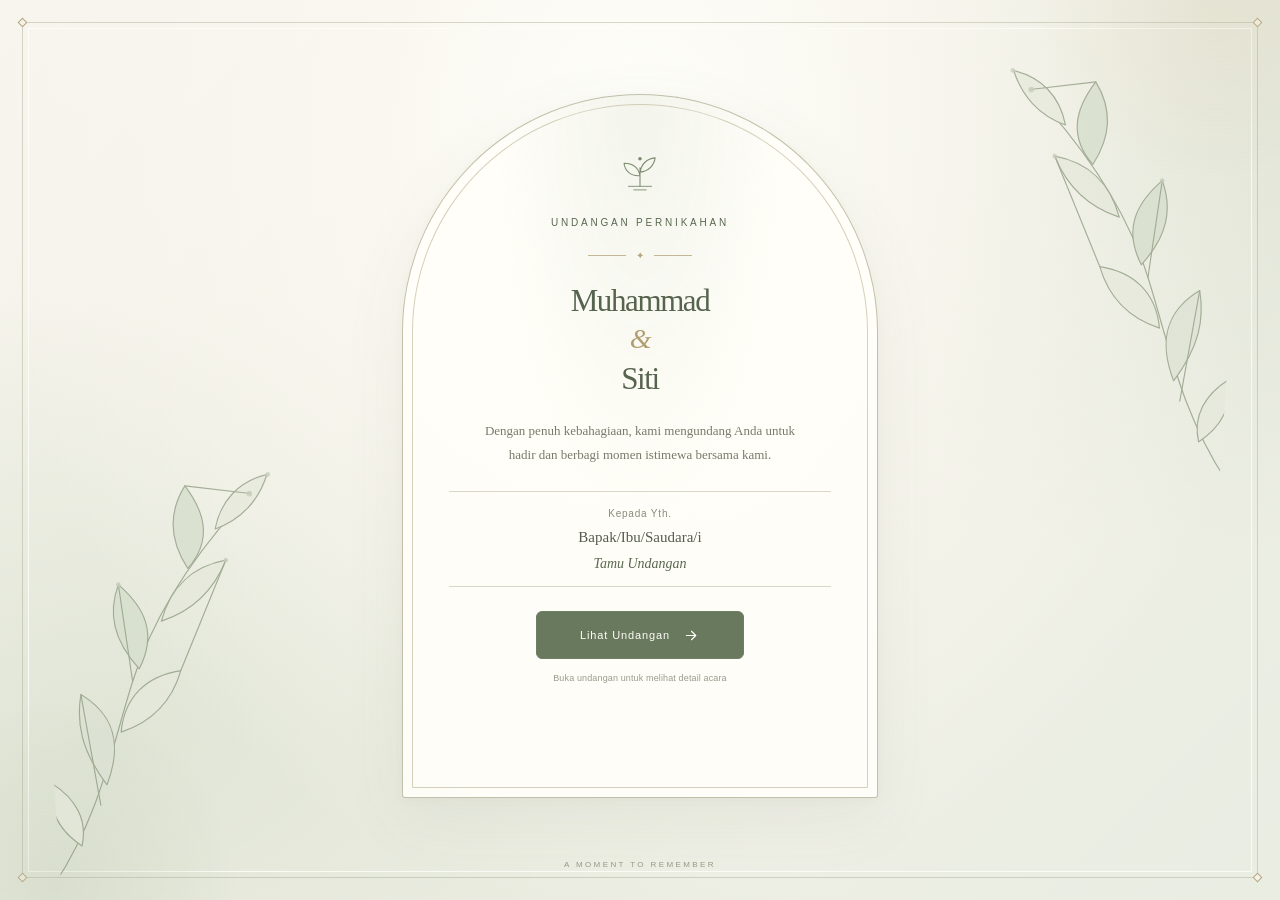
<file: index.html>
<!doctype html>
<html lang="id">
<head>
  <meta charset="utf-8">
  <meta name="viewport" content="width=device-width, initial-scale=1">
  <meta name="theme-color" content="#f4f2e9">
  <title>Pintu Masuk Undangan Pernikahan</title>
  <link href="https://cdn.jsdelivr.net/npm/bootstrap@5.3.3/dist/css/bootstrap.min.css" rel="stylesheet">
  <link rel="stylesheet" href="style.css">
</head>
<body>
  <main class="entry-page">
    <div class="page-frame" aria-hidden="true">
      <span class="frame-corner frame-corner--tl"></span>
      <span class="frame-corner frame-corner--tr"></span>
      <span class="frame-corner frame-corner--bl"></span>
      <span class="frame-corner frame-corner--br"></span>
    </div>

    <div class="soft-glow soft-glow--left" aria-hidden="true"></div>
    <div class="soft-glow soft-glow--right" aria-hidden="true"></div>

    <!-- Ornamen botani berupa SVG inline; tidak memerlukan file gambar eksternal. -->
    <svg class="botanical botanical--left" viewBox="0 0 300 500" fill="none" aria-hidden="true">
      <g stroke="#87957a" stroke-width="1.25" stroke-linecap="round" stroke-linejoin="round">
        <path d="M-8 493C47 421 64 350 91 282C118 213 165 151 230 91"/>
        <path d="M56 390C31 351 28 322 35 292C65 313 78 343 56 390Z" fill="#dce2d3"/>
        <path d="M75 335C110 326 132 304 143 274C106 277 81 298 75 335Z" fill="#e6e9dc"/>
        <path d="M99 269C73 236 70 207 83 178C111 206 120 234 99 269Z" fill="#d4ddca"/>
        <path d="M126 220C161 211 185 189 199 160C163 164 138 185 126 220Z" fill="#e5e8db"/>
        <path d="M158 166C139 132 143 103 161 78C182 110 185 139 158 166Z" fill="#d4ddca"/>
        <path d="M190 126C219 118 239 98 249 72C219 77 198 96 190 126Z" fill="#e6e9dc"/>
        <path d="M25 453C0 434 -8 410 -3 384C22 402 33 426 25 453Z" fill="#e5e8db"/>
        <path d="M48 411L35 292M91 282L83 178M143 274L199 160M161 78L230 91"/>
      </g>
      <g fill="#b7c3a9" opacity=".82">
        <circle cx="229" cy="91" r="3"/><circle cx="250" cy="72" r="2.5"/>
        <circle cx="83" cy="178" r="2.5"/><circle cx="199" cy="160" r="2.5"/>
      </g>
    </svg>

    <svg class="botanical botanical--right" viewBox="0 0 300 500" fill="none" aria-hidden="true">
      <g stroke="#87957a" stroke-width="1.25" stroke-linecap="round" stroke-linejoin="round">
        <path d="M-8 493C47 421 64 350 91 282C118 213 165 151 230 91"/>
        <path d="M56 390C31 351 28 322 35 292C65 313 78 343 56 390Z" fill="#dce2d3"/>
        <path d="M75 335C110 326 132 304 143 274C106 277 81 298 75 335Z" fill="#e6e9dc"/>
        <path d="M99 269C73 236 70 207 83 178C111 206 120 234 99 269Z" fill="#d4ddca"/>
        <path d="M126 220C161 211 185 189 199 160C163 164 138 185 126 220Z" fill="#e5e8db"/>
        <path d="M158 166C139 132 143 103 161 78C182 110 185 139 158 166Z" fill="#d4ddca"/>
        <path d="M190 126C219 118 239 98 249 72C219 77 198 96 190 126Z" fill="#e6e9dc"/>
        <path d="M25 453C0 434 -8 410 -3 384C22 402 33 426 25 453Z" fill="#e5e8db"/>
        <path d="M48 411L35 292M91 282L83 178M143 274L199 160M161 78L230 91"/>
      </g>
      <g fill="#b7c3a9" opacity=".82">
        <circle cx="229" cy="91" r="3"/><circle cx="250" cy="72" r="2.5"/>
        <circle cx="83" cy="178" r="2.5"/><circle cx="199" cy="160" r="2.5"/>
      </g>
    </svg>

    <section class="invitation-card" aria-labelledby="invitation-title">
      <div class="card-inner-frame" aria-hidden="true"></div>

      <div class="floral-mark" aria-hidden="true">
        <svg viewBox="0 0 72 48" fill="none">
          <path d="M36 39V18M36 27C25 28 19 21 18 13C27 13 34 17 36 27ZM36 23C46 22 52 15 53 7C44 8 38 13 36 23Z" stroke="currentColor" stroke-width="1.2" stroke-linecap="round" stroke-linejoin="round"/>
          <path d="M23 39H49M29 43H43" stroke="currentColor" stroke-width="1" stroke-linecap="round"/>
          <circle cx="36" cy="8" r="2" fill="currentColor"/>
        </svg>
      </div>

      <p class="eyebrow">UNDANGAN PERNIKAHAN</p>
      <div class="heading-rule" aria-hidden="true"><span></span><i>✦</i><span></span></div>

      <h1 id="invitation-title">
        <span class="name-line">Muhammad</span>
        <span class="ampersand">&amp;</span>
        <span class="name-line">Siti</span>
      </h1>

      <p class="intro-copy">Dengan penuh kebahagiaan, kami mengundang Anda untuk hadir dan berbagi momen istimewa bersama kami.</p>

      <div class="guest-block">
        <span class="guest-label">Kepada Yth.</span>
        <span class="guest-recipient">Bapak/Ibu/Saudara/i</span>
        <span class="guest-name">Tamu Undangan</span>
      </div>

      <a class="open-invitation btn btn-primary" href="Wedding-Invitation-main/dashboard/index.html">
        <span>Lihat Undangan</span>
        <svg viewBox="0 0 20 20" fill="none" aria-hidden="true">
          <path d="M4 10H15M10 5L15 10L10 15" stroke="currentColor" stroke-width="1.3" stroke-linecap="round" stroke-linejoin="round"/>
        </svg>
      </a>

      <p class="button-note">Buka undangan untuk melihat detail acara</p>
    </section>

  <p class="page-signature" aria-hidden="true">A MOMENT TO REMEMBER</p>
</main>
<script src="https://cdn.jsdelivr.net/npm/bootstrap@5.3.3/dist/js/bootstrap.bundle.min.js"></script>
</body>
</html>
</file>
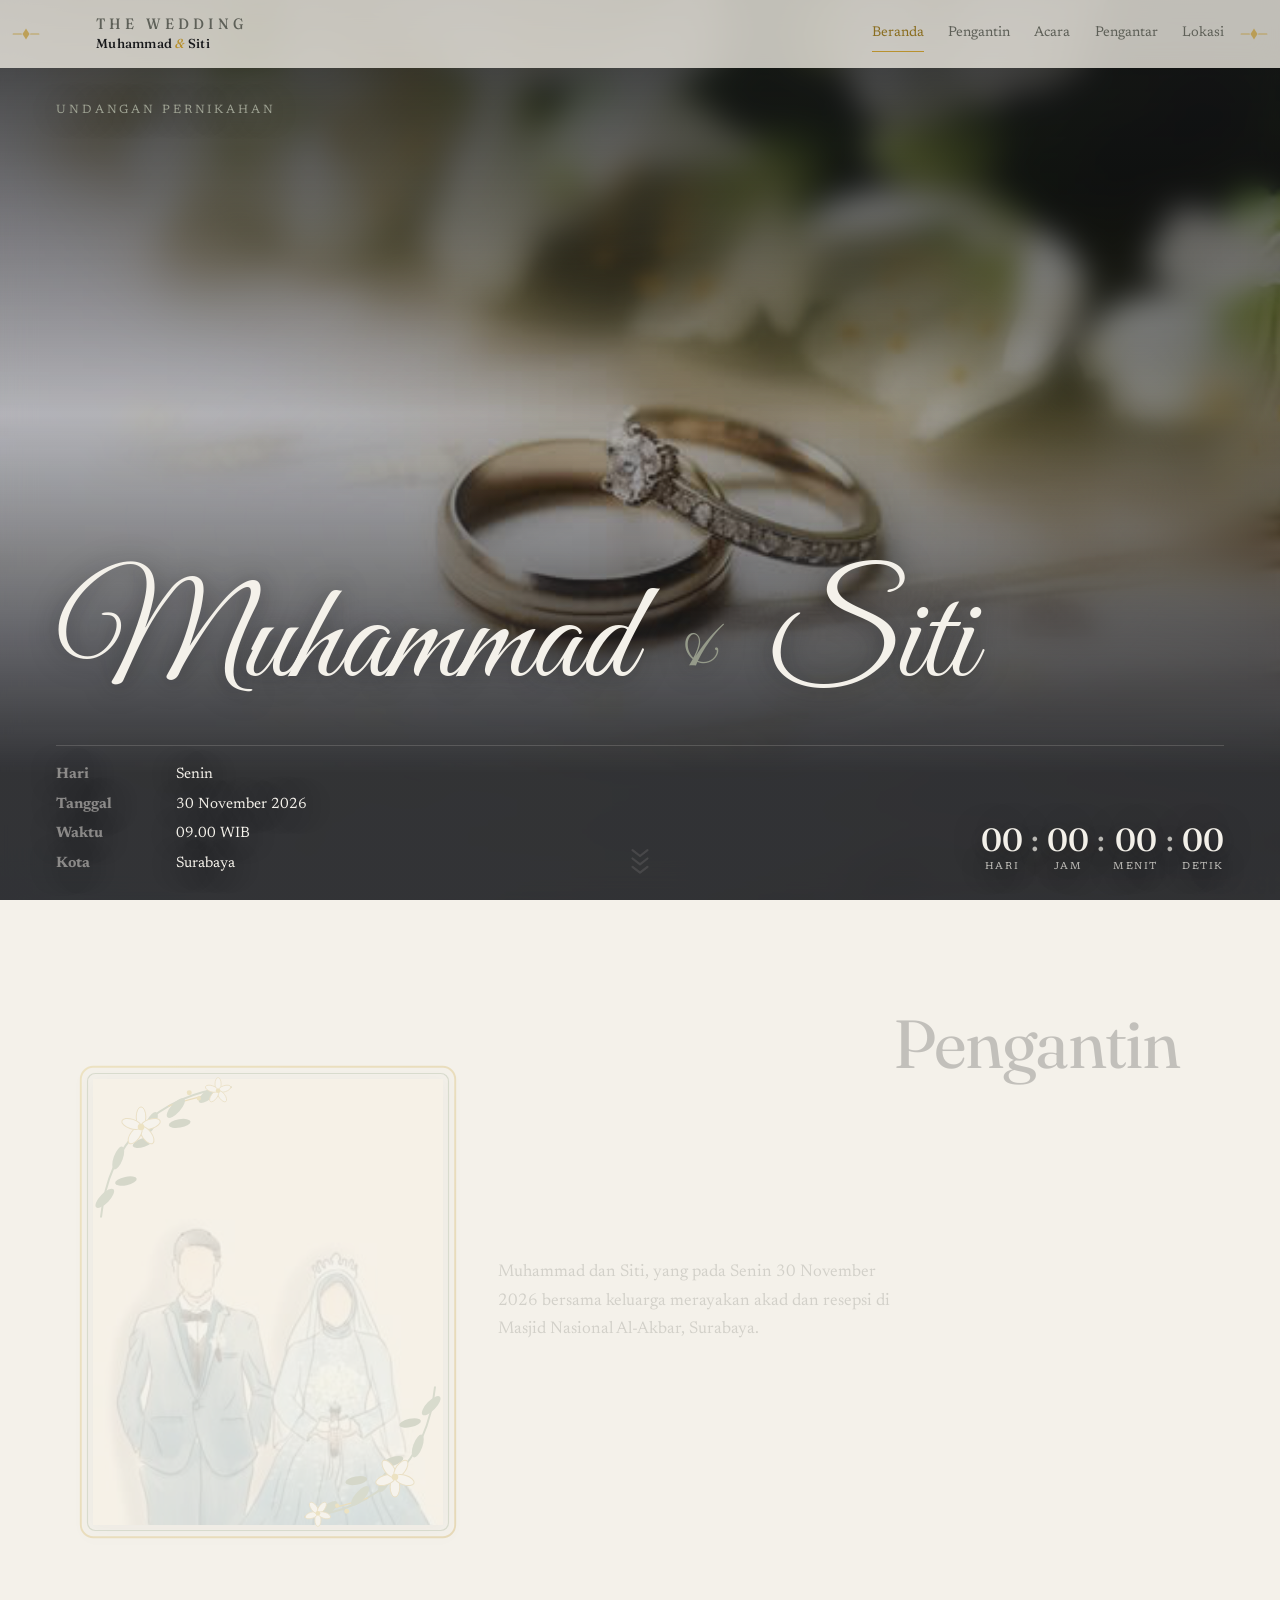
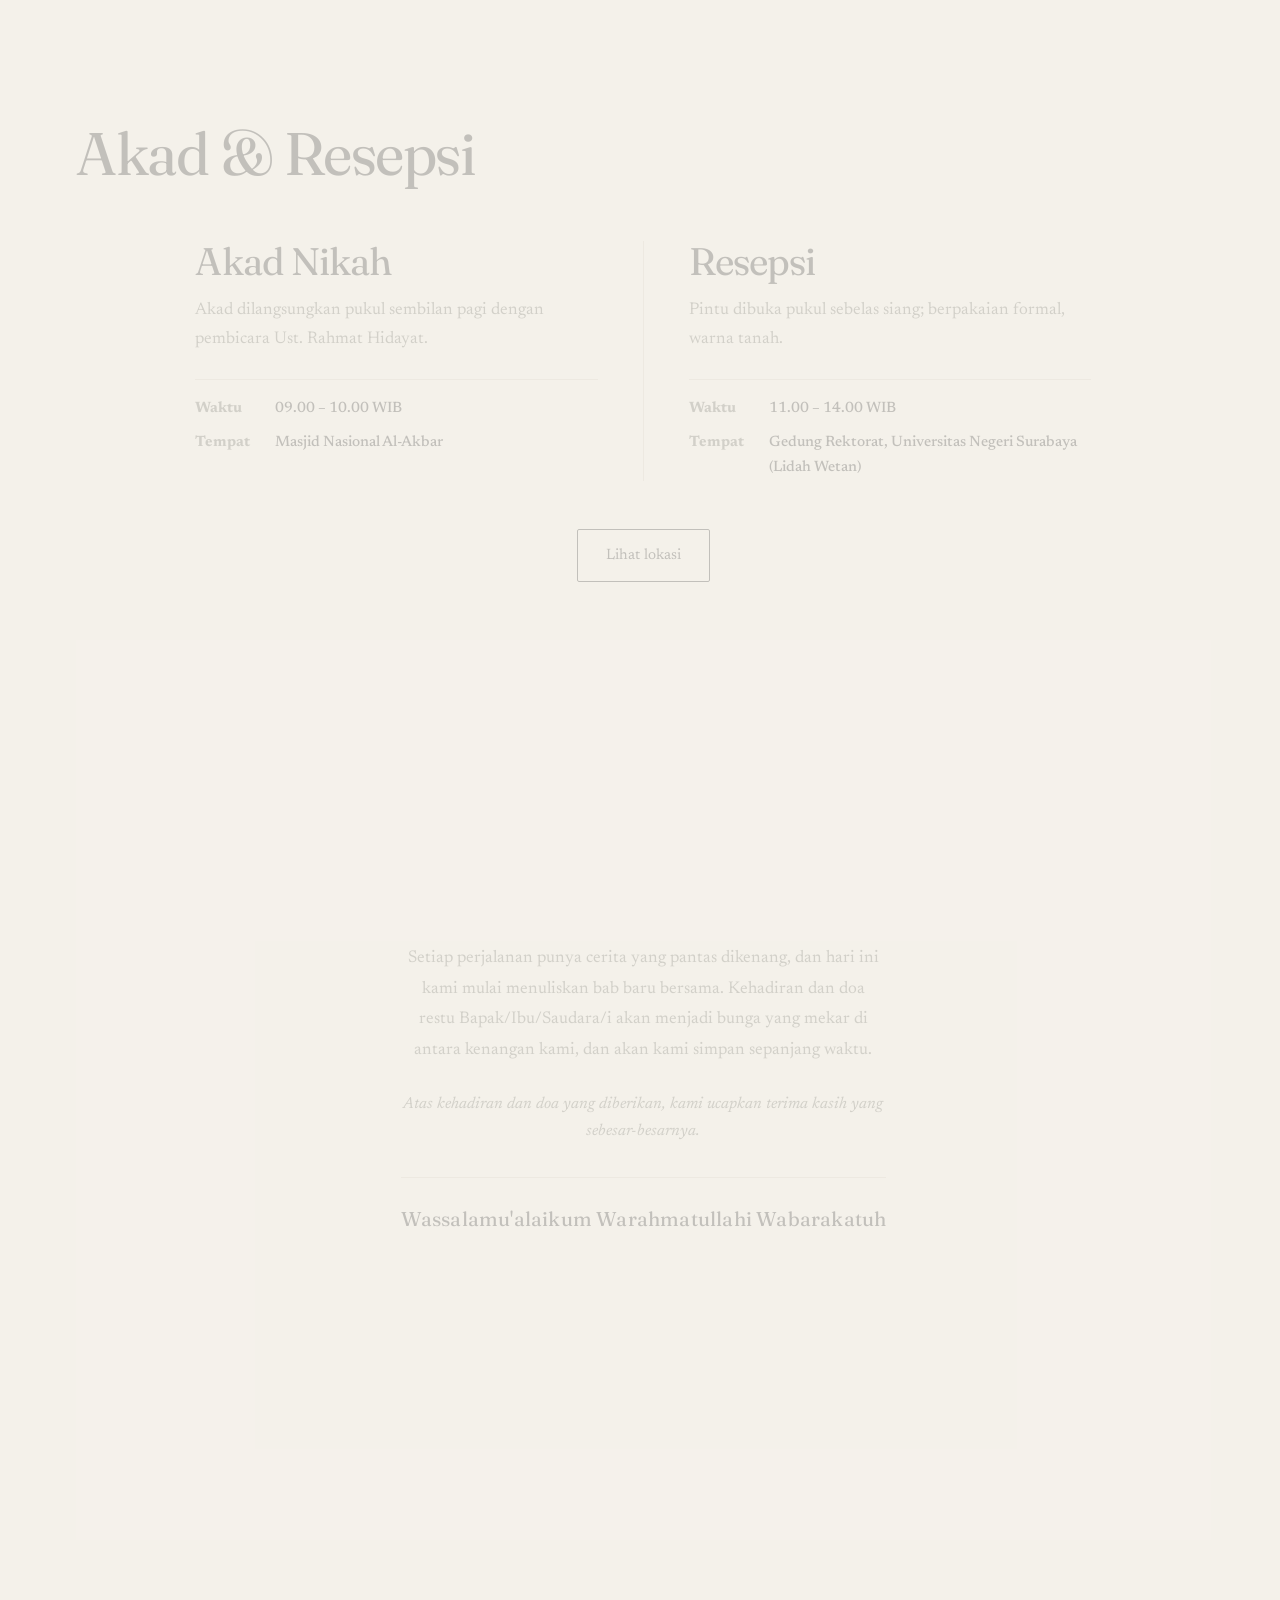
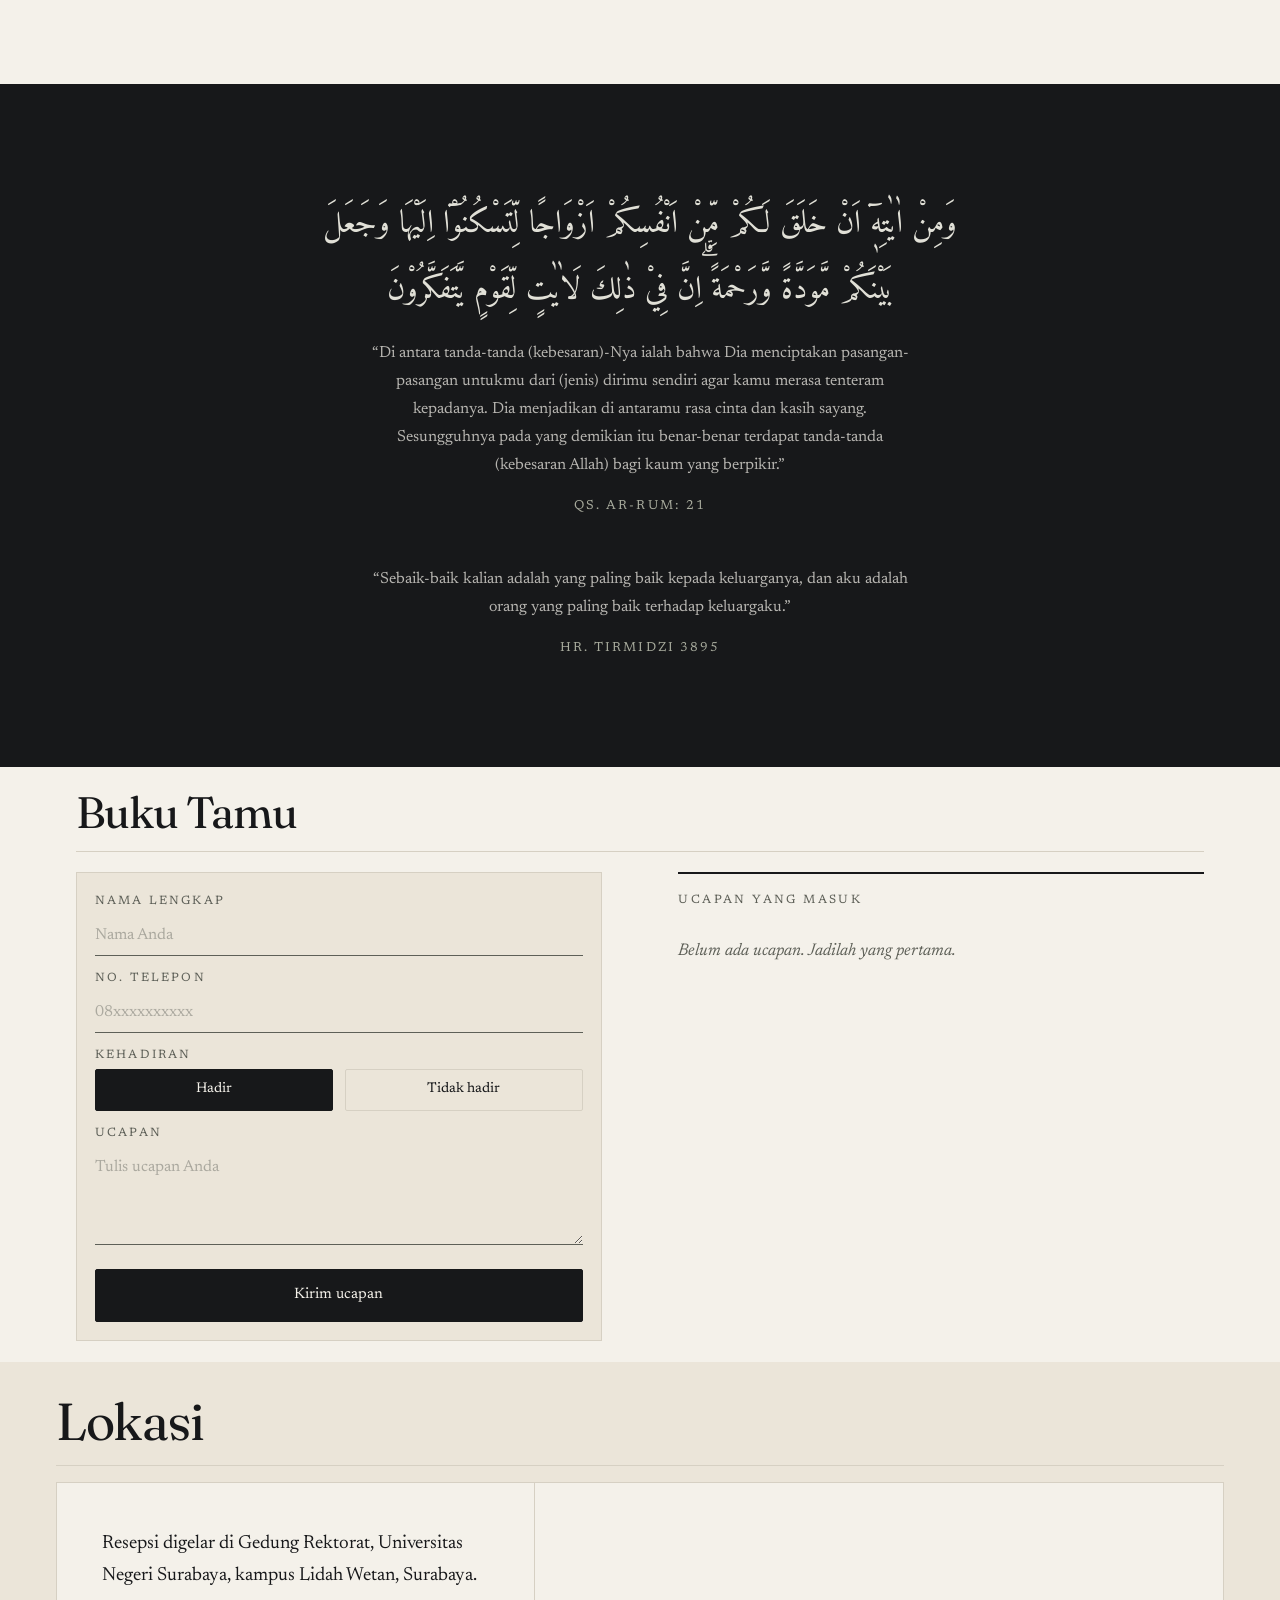
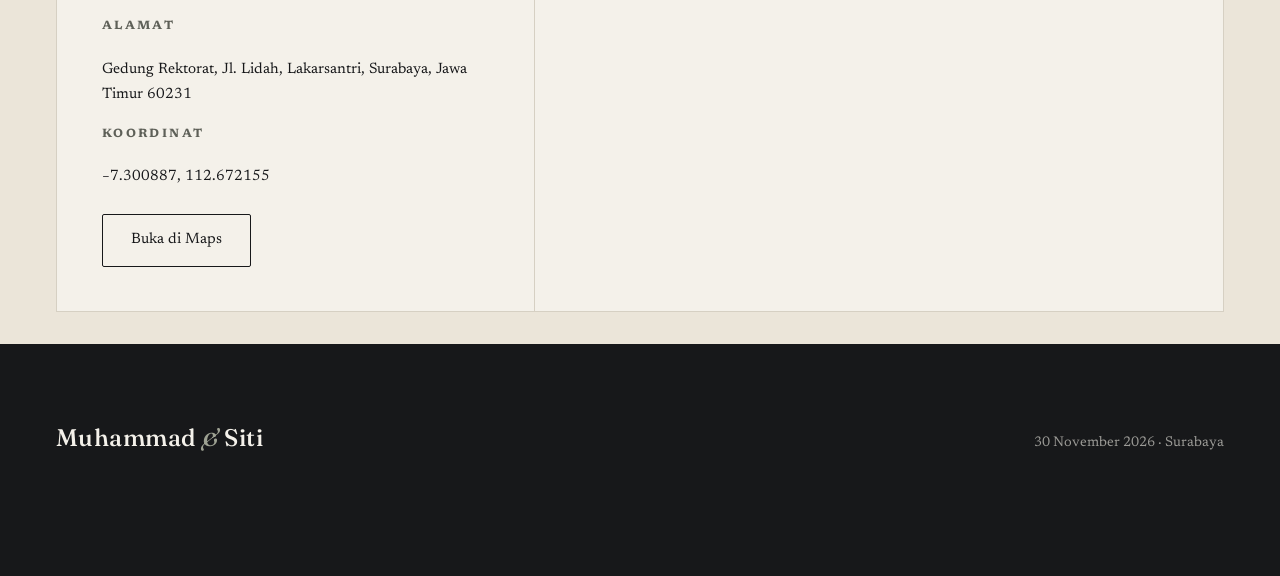
<file: Wedding-Invitation-main/dashboard/index.html>
<!DOCTYPE html>
<html lang="id">
<head>
<meta charset="UTF-8">
<meta name="viewport" content="width=device-width, initial-scale=1">
<title>Wedding Invitation</title>
<meta name="description" content="Undangan pernikahan Muhammad dan Siti, Senin 30 November 2026 di Masjid Nasional Al-Akbar, Surabaya.">
<link rel="preconnect" href="https://fonts.googleapis.com">
<link rel="preconnect" href="https://fonts.gstatic.com" crossorigin>
<link href="https://fonts.googleapis.com/css2?family=Amiri:ital,wght@0,400;0,700;1,400&amp;family=Fraunces:ital,opsz,wght@0,9..144,300..700;1,9..144,300..700&amp;family=Great+Vibes&amp;family=Newsreader:ital,opsz,wght@0,6..72,300..600;1,6..72,300..600&amp;family=Pinyon+Script&amp;display=swap" rel="stylesheet">
<link href="https://cdn.jsdelivr.net/npm/bootstrap@5.3.3/dist/css/bootstrap.min.css" rel="stylesheet">
<link rel="stylesheet" href="style.css">
</head>
<body>

<nav class="nav" id="nav">
  <span class="nav__edge nav__edge--l" aria-hidden="true">
    <svg viewBox="0 0 24 12" focusable="false">
      <path d="M1 6h7M16 6h7" stroke="currentColor" stroke-width="1" stroke-linecap="round"/>
      <path d="M12 1.2 15 6l-3 4.8L9 6z" fill="currentColor"/>
    </svg>
  </span>

  <div class="nav__stack">
    <span class="nav__title">The Wedding</span>
    <a class="nav__brand" href="#pembuka">Muhammad <em>&amp;</em> Siti</a>
  </div>

  <span class="nav__edge nav__edge--r" aria-hidden="true">
    <svg viewBox="0 0 24 12" focusable="false">
      <path d="M1 6h7M16 6h7" stroke="currentColor" stroke-width="1" stroke-linecap="round"/>
      <path d="M12 1.2 15 6l-3 4.8L9 6z" fill="currentColor"/>
    </svg>
  </span>

  <input type="checkbox" id="navToggle" class="nav__toggle" hidden>
  <label for="navToggle" class="nav__burger" aria-label="Buka menu" aria-expanded="false" aria-controls="navLinks">
    <span></span><span></span>
  </label>

  <ul class="nav__links" id="navLinks">
    <li><a class="nav__link" href="#pembuka">Beranda</a></li>
    <li><a class="nav__link" href="#pengantin">Pengantin</a></li>
    <li><a class="nav__link" href="#acara">Acara</a></li>
    <li><a class="nav__link" href="#pengantar">Pengantar</a></li>
    <li><a class="nav__link" href="#lokasi">Lokasi</a></li>
  </ul>
</nav>

<main>

  <!-- 1. Sampul undangan -->
  <section class="hero" id="pembuka">
    <div class="hero__countdown" aria-live="polite" aria-label="Hitung mundur menuju hari pernikahan">
      <div class="countdown__unit">
        <span class="countdown__num" id="cdDays">00</span>
        <span class="countdown__label">Hari</span>
      </div>
      <span class="countdown__sep" aria-hidden="true">:</span>
      <div class="countdown__unit">
        <span class="countdown__num" id="cdHours">00</span>
        <span class="countdown__label">Jam</span>
      </div>
      <span class="countdown__sep" aria-hidden="true">:</span>
      <div class="countdown__unit">
        <span class="countdown__num" id="cdMinutes">00</span>
        <span class="countdown__label">Menit</span>
      </div>
      <span class="countdown__sep" aria-hidden="true">:</span>
      <div class="countdown__unit">
        <span class="countdown__num" id="cdSeconds">00</span>
        <span class="countdown__label">Detik</span>
      </div>
    </div>

    <div class="hero__inner">
      <p class="hero__kicker">Undangan Pernikahan</p>
      <h1 class="hero__title">Muhammad <em>&amp;</em>&nbsp;Siti</h1>
    </div>

    <div class="hero__facts">
      <dl>
        <dt>Hari</dt>        <dd>Senin</dd>
        <dt>Tanggal</dt>     <dd>30 November 2026</dd>
        <dt>Waktu</dt>       <dd>09.00 WIB</dd>

        <dt>Kota</dt>        <dd>Surabaya</dd>
      </dl>

      <a class="hero__down" href="#pengantin" aria-label="Lanjut ke pengantin">
        <svg class="hero__down-mark" viewBox="0 0 24 36" aria-hidden="true">
          <path d="M3 5l9 7 9-7"/>
          <path d="M3 15l9 7 9-7"/>
          <path d="M3 25l9 7 9-7"/>
        </svg>
      </a>
    </div>
  </section>

  <!-- 2. Bagian proses pernikahan -->
  <section class="prosesi" aria-label="Prosesi pernikahan">

    <div class="prosesi__steps">

      <article class="step is-active" id="pengantin" data-step="pengantin">
        <h2 class="step__title">Pengantin</h2>
        <div class="pengantin__row">
        <div class="pengantin__wrap">
          <div class="pengantin__frame" id="pengantinCouple" role="button" tabindex="0" aria-expanded="false"
               aria-label="Klik untuk memisahkan foto pengantin pria dan wanita">
            <img class="pengantin__photo" src="assets/pengantin.jpg"
                 alt="Foto pengantin Muhammad dan Siti" loading="lazy">
          </div>
          <svg class="pengantin__outline" viewBox="0 0 400 500" preserveAspectRatio="xMidYMid meet" aria-hidden="true">
            <defs>
              <linearGradient id="goldGrad" x1="0" y1="0" x2="1" y2="1">
                <stop offset="0%" stop-color="#D4AF37"/>
                <stop offset="100%" stop-color="#B8860B"/>
              </linearGradient>
              <!-- 3. Ornamen sudut: sulur, daun, dan bunga -->
              <g id="sulur">
                <path d="M26 162 C 34 84 84 34 162 26" fill="none" stroke="#7A8F6B" stroke-width="2" vector-effect="non-scaling-stroke"/>
                <path d="M96 46 C 124 36 146 34 162 26" fill="none" stroke="url(#goldGrad)" stroke-width="1.3" vector-effect="non-scaling-stroke"/>
                <ellipse cx="30" cy="142" rx="13" ry="5" transform="rotate(-46 30 142)" fill="#7A8F6B"/>
                <ellipse cx="44" cy="100" rx="12.5" ry="4.8" transform="rotate(-70 44 100)" fill="#7A8F6B"/>
                <ellipse cx="52" cy="124" rx="11.5" ry="4.4" transform="rotate(-12 52 124)" fill="#6B7F5A"/>
                <ellipse cx="70" cy="84" rx="11.5" ry="4.4" transform="rotate(-18 70 84)" fill="#6B7F5A"/>
                <ellipse cx="78" cy="64" rx="13" ry="5" transform="rotate(-64 78 64)" fill="#7A8F6B"/>
                <ellipse cx="104" cy="48" rx="13" ry="5" transform="rotate(-48 104 48)" fill="#7A8F6B"/>
                <ellipse cx="108" cy="64" rx="11.5" ry="4.4" transform="rotate(-10 108 64)" fill="#6B7F5A"/>
                <ellipse cx="138" cy="34" rx="12.5" ry="4.8" transform="rotate(-38 138 34)" fill="#7A8F6B"/>
                <circle cx="118" cy="32" r="2.6" fill="#D4AF37"/>
                <circle cx="128" cy="38" r="2.2" fill="#D4AF37"/>
                <g fill="#FDFBF3" stroke="#C9A545" stroke-width="1" vector-effect="non-scaling-stroke">
                  <ellipse cx="67.75" cy="57.3" rx="5" ry="10.5"/>
                  <ellipse cx="67.75" cy="57.3" rx="5" ry="10.5" transform="rotate(72 67.75 67.75)"/>
                  <ellipse cx="67.75" cy="57.3" rx="5" ry="10.5" transform="rotate(144 67.75 67.75)"/>
                  <ellipse cx="67.75" cy="57.3" rx="5" ry="10.5" transform="rotate(216 67.75 67.75)"/>
                  <ellipse cx="67.75" cy="57.3" rx="5" ry="10.5" transform="rotate(288 67.75 67.75)"/>
                </g>
                <circle cx="67.75" cy="67.75" r="3.4" fill="#D4AF37"/>
                <g fill="#FDFBF3" stroke="#C9A545" stroke-width=".8" vector-effect="non-scaling-stroke">
                  <ellipse cx="148" cy="23" rx="3.2" ry="6.8"/>
                  <ellipse cx="148" cy="23" rx="3.2" ry="6.8" transform="rotate(72 148 30)"/>
                  <ellipse cx="148" cy="23" rx="3.2" ry="6.8" transform="rotate(144 148 30)"/>
                  <ellipse cx="148" cy="23" rx="3.2" ry="6.8" transform="rotate(216 148 30)"/>
                  <ellipse cx="148" cy="23" rx="3.2" ry="6.8" transform="rotate(288 148 30)"/>
                </g>
                <circle cx="148" cy="30" r="2.4" fill="#D4AF37"/>
              </g>
            </defs>
            <!-- 4. Bingkai ganda dengan aksen emas dan sage -->
            <rect x="5" y="5" width="390" height="490" rx="13" fill="none" stroke="url(#goldGrad)" stroke-width="2"/>
            <rect x="12" y="12" width="376" height="476" rx="8" fill="none" stroke="#7A8F6B" stroke-width="1.2"/>
            <use href="#sulur"/>
            <use href="#sulur" transform="translate(400 500) scale(-1 -1)"/>
          </svg>
        </div>
        <p class="step__body">Muhammad dan Siti, yang pada Senin 30 November 2026
           bersama keluarga merayakan akad dan resepsi di Masjid Nasional
           Al-Akbar, Surabaya.</p>

        <div class="pengantin__split" id="pengantinSplit" hidden>
          <figure class="pengantin__person pengantin__person--pria">
            <div class="pengantin__wrap pengantin__wrap--person">
              <dl class="pengantin__desc">
                <dt>Nama</dt>       <dd>Muhammad</dd>
                <dt>Umur</dt>       <dd>28 tahun</dd>
                <dt>Keterangan</dt> <dd>Putra pertama dari keluarga Fulan.</dd>
              </dl>
              <div class="pengantin__frame pengantin__frame--person" role="button" tabindex="0" aria-expanded="false"
                   aria-label="Klik untuk menampilkan deskripsi pengantin pria">
                <img class="pengantin__photo" src="assets/pengantin-pria.png"
                     alt="Foto pengantin pria" loading="lazy">
              </div>
            </div>
            <figcaption class="pengantin__caption">Pengantin pria</figcaption>
          </figure>

          <span class="pengantin__amp" aria-hidden="true">&amp;</span>

          <figure class="pengantin__person pengantin__person--wanita">
            <div class="pengantin__wrap pengantin__wrap--person">
              <dl class="pengantin__desc">
                <dt>Nama</dt>       <dd>Siti</dd>
                <dt>Umur</dt>       <dd>25 tahun</dd>
                <dt>Keterangan</dt> <dd>Putri pertama dari keluarga Fulan.</dd>
              </dl>
              <div class="pengantin__frame pengantin__frame--person" role="button" tabindex="0" aria-expanded="false"
                   aria-label="Klik untuk menampilkan deskripsi pengantin wanita">
                <img class="pengantin__photo" src="assets/pengantin-wanita.png"
                     alt="Foto pengantin wanita" loading="lazy">
              </div>
            </div>
            <figcaption class="pengantin__caption">Pengantin wanita</figcaption>
          </figure>
        </div>
        </div>
      </article>

      <article class="step" id="acara" data-step="acara">
        <h2 class="step__title">Akad &amp; Resepsi</h2>

        <div class="acara">
          <div class="acara__col">
            <h3 class="acara__name">Akad Nikah</h3>
            <p class="acara__desc">Akad dilangsungkan pukul sembilan pagi
               dengan pembicara Ust. Rahmat Hidayat.</p>
            <dl class="acara__meta">
              <dt>Waktu</dt>  <dd>09.00 &ndash; 10.00 WIB</dd>
              <dt>Tempat</dt> <dd>Masjid Nasional Al-Akbar</dd>
            </dl>
          </div>

          <span class="acara__rule" aria-hidden="true"></span>

          <div class="acara__col">
            <h3 class="acara__name">Resepsi</h3>
            <p class="acara__desc">Pintu dibuka pukul sebelas siang;
               berpakaian formal, warna tanah.</p>
            <dl class="acara__meta">
              <dt>Waktu</dt>  <dd>11.00 &ndash; 14.00 WIB</dd>
              <dt>Tempat</dt> <dd>Gedung Rektorat, Universitas Negeri
                  Surabaya (Lidah Wetan)</dd>
            </dl>
          </div>
        </div>

        <a class="btn btn--ghost acara__cta" href="#lokasi">Lihat lokasi</a>
      </article>

      <article class="step is-blank" id="pengantar" data-step="pengantar" aria-label="Pengantar">
        <p class="pengantar__mas">Setiap perjalanan punya cerita yang pantas
           dikenang, dan hari ini kami mulai menuliskan bab baru bersama.
           Kehadiran dan doa restu Bapak/Ibu/Saudara/i akan menjadi bunga
           yang mekar di antara kenangan kami, dan akan kami simpan
           sepanjang waktu.</p>
        <p class="pengantar__ucap">Atas kehadiran dan doa yang diberikan,
           kami ucapkan terima kasih yang sebesar-besarnya.</p>
        <p class="pengantar__salam">Wassalamu'alaikum Warahmatullahi
           Wabarakatuh</p>
      </article>

    </div>

    <div class="prosesi__plate">
      <div class="plate"></div>
    </div>

  </section>

  <!-- 5. Bagian berkah: ayat dan hadits -->
  <section class="berkah">

    <figure class="kutipan">
      <p class="kutipan__arab" lang="ar" dir="rtl">وَمِنْ اٰيٰتِهٖٓ اَنْ خَلَقَ لَكُمْ مِّنْ اَنْفُسِكُمْ اَزْوَاجًا لِّتَسْكُنُوْٓا اِلَيْهَا وَجَعَلَ بَيْنَكُمْ مَّوَدَّةً وَّرَحْمَةً ۗاِنَّ فِيْ ذٰلِكَ لَاٰيٰتٍ لِّقَوْمٍ يَّتَفَكَّرُوْنَ</p>
      <figcaption class="kutipan__arti">“Di antara tanda-tanda (kebesaran)-Nya ialah bahwa Dia menciptakan pasangan-pasangan untukmu dari (jenis) dirimu sendiri agar kamu merasa tenteram kepadanya. Dia menjadikan di antaramu rasa cinta dan kasih sayang. Sesungguhnya pada yang demikian itu benar-benar terdapat tanda-tanda (kebesaran Allah) bagi kaum yang berpikir.”</figcaption>
      <cite class="kutipan__sumber">QS. Ar-Rum: 21</cite>
    </figure>

    <figure class="kutipan">
      <figcaption class="kutipan__arti">“Sebaik-baik kalian adalah yang paling baik kepada keluarganya, dan aku adalah orang yang paling baik terhadap keluargaku.”</figcaption>
      <cite class="kutipan__sumber">HR. Tirmidzi 3895</cite>
    </figure>

  </section>

  <!-- 6. Buku tamu -->
  <section class="section section--tight" id="buku-tamu">
    <header class="section__head">
      <h2>Buku Tamu</h2>
    </header>

    <div class="tamu">
      <form class="tamu__form" id="guestForm" novalidate>
        <label class="field">
          <span>Nama lengkap</span>
          <input id="gNama" type="text" required placeholder="Nama Anda" autocomplete="name">
        </label>
        <label class="field">
          <span>No. telepon</span>
          <input id="gHp" type="tel" required placeholder="08xxxxxxxxxx" autocomplete="tel">
        </label>

        <fieldset class="hadir">
          <legend>Kehadiran</legend>
          <div class="hadir__opsi">
            <label class="hadir__pilih">
              <input type="radio" name="hadir" value="ya" checked>
              <span>Hadir</span>
            </label>
            <label class="hadir__pilih">
              <input type="radio" name="hadir" value="tidak">
              <span>Tidak hadir</span>
            </label>
          </div>
        </fieldset>

        <label class="field">
          <span>Ucapan</span>
          <textarea id="gUcapan" rows="3" required placeholder="Tulis ucapan Anda"></textarea>
        </label>

        <div class="tamu__foot">
          <button class="btn btn-primary" type="submit">Kirim ucapan</button>
          <p class="tamu__msg" id="guestMsg" role="status"></p>
        </div>
      </form>

      <div class="tamu__wall">
        <p class="tamu__wall-label">Ucapan yang masuk</p>
        <ul class="tamu__list" id="guestList"></ul>
        <p class="tamu__empty" id="guestEmpty">Belum ada ucapan. Jadilah yang pertama.</p>
      </div>
    </div>
  </section>

  <!-- 7. Bagian lokasi -->
  <section class="section section--tint" id="lokasi">
    <header class="section__head">
      <h2>Lokasi</h2>
    </header>

    <div class="lokasi">
      <div class="lokasi__info">
        <p class="lokasi__lead">Resepsi digelar di Gedung Rektorat, Universitas
           Negeri Surabaya, kampus Lidah Wetan, Surabaya.</p>

        <dl class="lokasi__meta">
          <dt>Alamat</dt>
          <dd>Gedung Rektorat, Jl. Lidah, Lakarsantri, Surabaya, Jawa Timur 60231</dd>
          <dt>Koordinat</dt>
          <dd>&minus;7.300887, 112.672155</dd>
        </dl>

        <a class="btn btn--ghost" target="_blank" rel="noopener"
           href="https://www.openstreetmap.org/#map=19/-7.300887/112.672155&amp;layers=N">
          Buka di Maps
        </a>
      </div>

      <div class="lokasi__map">
        <iframe
          title="Peta Gedung Rektorat Universitas Negeri Surabaya"
          src="https://www.openstreetmap.org/export/embed.html?bbox=112.67077356576922%2C-7.301591688320667%2C112.67353624105455%2C-7.300181642961846&amp;layer=mapnik&amp;marker=-7.300887,112.672155"
          loading="lazy"></iframe>
      </div>
    </div>
  </section>

</main>

<footer class="footer">
  <p class="footer__names">Muhammad <span>&amp;</span> Siti</p>
  <p class="footer__meta">30 November 2026 &middot; Surabaya</p>
</footer>

<button class="top" id="toTop" aria-label="Kembali ke atas">&uarr;</button>

<script src="https://cdn.jsdelivr.net/npm/bootstrap@5.3.3/dist/js/bootstrap.bundle.min.js"></script>
<script src="script.js"></script>
</body>
</html>
</file>
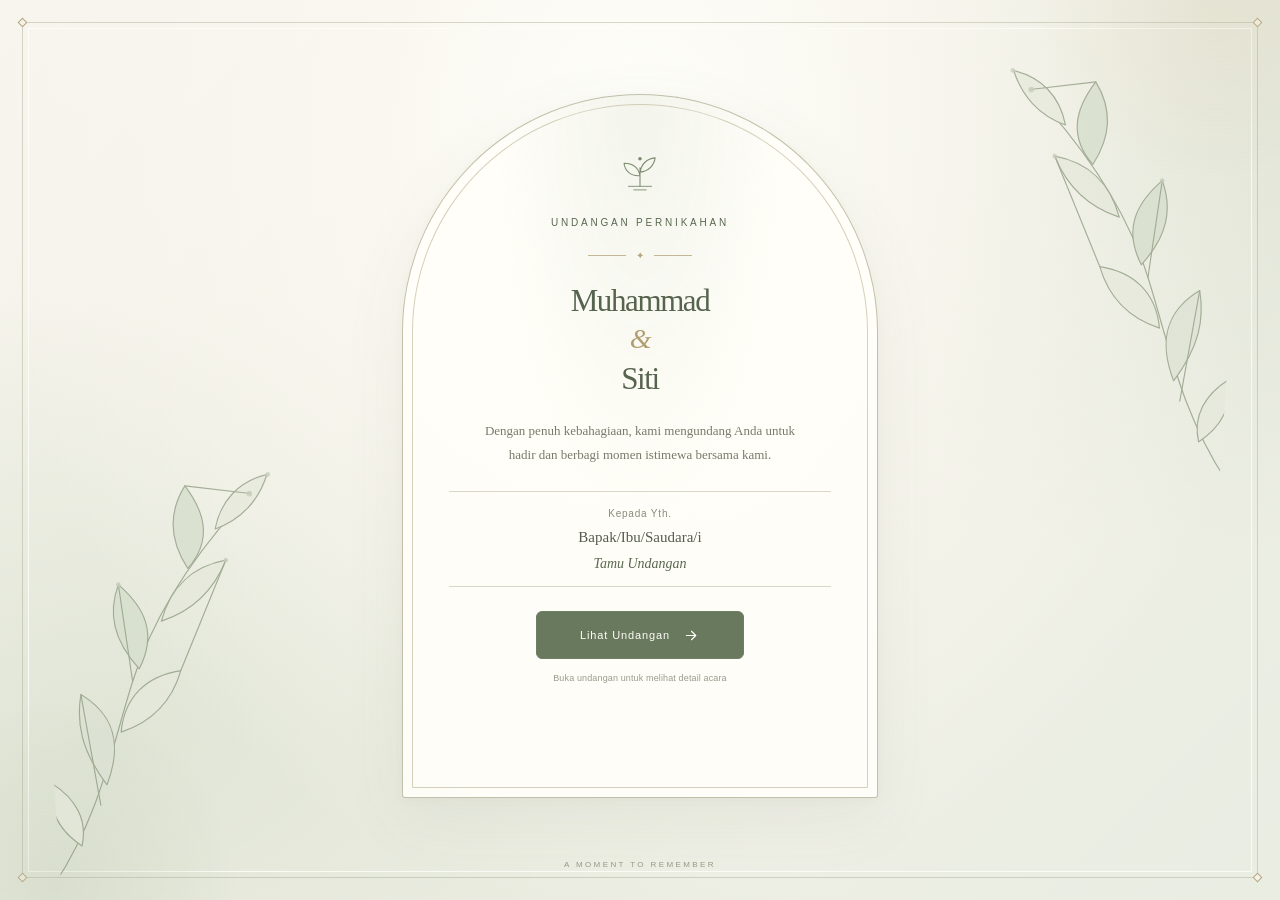
<file: Wedding-Invitation-main/Gateway-Wedding/index.html>
<!doctype html>
<html lang="id">
<head>
  <meta charset="utf-8">
  <meta name="viewport" content="width=device-width, initial-scale=1">
  <meta name="theme-color" content="#f4f2e9">
  <title>Pintu Masuk Undangan Pernikahan</title>
  <link href="https://cdn.jsdelivr.net/npm/bootstrap@5.3.3/dist/css/bootstrap.min.css" rel="stylesheet">
  <link rel="stylesheet" href="style.css">
</head>
<body>
  <main class="entry-page">
    <div class="page-frame" aria-hidden="true">
      <span class="frame-corner frame-corner--tl"></span>
      <span class="frame-corner frame-corner--tr"></span>
      <span class="frame-corner frame-corner--bl"></span>
      <span class="frame-corner frame-corner--br"></span>
    </div>

    <div class="soft-glow soft-glow--left" aria-hidden="true"></div>
    <div class="soft-glow soft-glow--right" aria-hidden="true"></div>

    <!-- Ornamen botani berupa SVG inline; tidak memerlukan file gambar eksternal. -->
    <svg class="botanical botanical--left" viewBox="0 0 300 500" fill="none" aria-hidden="true">
      <g stroke="#87957a" stroke-width="1.25" stroke-linecap="round" stroke-linejoin="round">
        <path d="M-8 493C47 421 64 350 91 282C118 213 165 151 230 91"/>
        <path d="M56 390C31 351 28 322 35 292C65 313 78 343 56 390Z" fill="#dce2d3"/>
        <path d="M75 335C110 326 132 304 143 274C106 277 81 298 75 335Z" fill="#e6e9dc"/>
        <path d="M99 269C73 236 70 207 83 178C111 206 120 234 99 269Z" fill="#d4ddca"/>
        <path d="M126 220C161 211 185 189 199 160C163 164 138 185 126 220Z" fill="#e5e8db"/>
        <path d="M158 166C139 132 143 103 161 78C182 110 185 139 158 166Z" fill="#d4ddca"/>
        <path d="M190 126C219 118 239 98 249 72C219 77 198 96 190 126Z" fill="#e6e9dc"/>
        <path d="M25 453C0 434 -8 410 -3 384C22 402 33 426 25 453Z" fill="#e5e8db"/>
        <path d="M48 411L35 292M91 282L83 178M143 274L199 160M161 78L230 91"/>
      </g>
      <g fill="#b7c3a9" opacity=".82">
        <circle cx="229" cy="91" r="3"/><circle cx="250" cy="72" r="2.5"/>
        <circle cx="83" cy="178" r="2.5"/><circle cx="199" cy="160" r="2.5"/>
      </g>
    </svg>

    <svg class="botanical botanical--right" viewBox="0 0 300 500" fill="none" aria-hidden="true">
      <g stroke="#87957a" stroke-width="1.25" stroke-linecap="round" stroke-linejoin="round">
        <path d="M-8 493C47 421 64 350 91 282C118 213 165 151 230 91"/>
        <path d="M56 390C31 351 28 322 35 292C65 313 78 343 56 390Z" fill="#dce2d3"/>
        <path d="M75 335C110 326 132 304 143 274C106 277 81 298 75 335Z" fill="#e6e9dc"/>
        <path d="M99 269C73 236 70 207 83 178C111 206 120 234 99 269Z" fill="#d4ddca"/>
        <path d="M126 220C161 211 185 189 199 160C163 164 138 185 126 220Z" fill="#e5e8db"/>
        <path d="M158 166C139 132 143 103 161 78C182 110 185 139 158 166Z" fill="#d4ddca"/>
        <path d="M190 126C219 118 239 98 249 72C219 77 198 96 190 126Z" fill="#e6e9dc"/>
        <path d="M25 453C0 434 -8 410 -3 384C22 402 33 426 25 453Z" fill="#e5e8db"/>
        <path d="M48 411L35 292M91 282L83 178M143 274L199 160M161 78L230 91"/>
      </g>
      <g fill="#b7c3a9" opacity=".82">
        <circle cx="229" cy="91" r="3"/><circle cx="250" cy="72" r="2.5"/>
        <circle cx="83" cy="178" r="2.5"/><circle cx="199" cy="160" r="2.5"/>
      </g>
    </svg>

    <section class="invitation-card" aria-labelledby="invitation-title">
      <div class="card-inner-frame" aria-hidden="true"></div>

      <div class="floral-mark" aria-hidden="true">
        <svg viewBox="0 0 72 48" fill="none">
          <path d="M36 39V18M36 27C25 28 19 21 18 13C27 13 34 17 36 27ZM36 23C46 22 52 15 53 7C44 8 38 13 36 23Z" stroke="currentColor" stroke-width="1.2" stroke-linecap="round" stroke-linejoin="round"/>
          <path d="M23 39H49M29 43H43" stroke="currentColor" stroke-width="1" stroke-linecap="round"/>
          <circle cx="36" cy="8" r="2" fill="currentColor"/>
        </svg>
      </div>

      <p class="eyebrow">UNDANGAN PERNIKAHAN</p>
      <div class="heading-rule" aria-hidden="true"><span></span><i>✦</i><span></span></div>

      <h1 id="invitation-title">
        <span class="name-line">Muhammad</span>
        <span class="ampersand">&amp;</span>
        <span class="name-line">Siti</span>
      </h1>

      <p class="intro-copy">Dengan penuh kebahagiaan, kami mengundang Anda untuk hadir dan berbagi momen istimewa bersama kami.</p>

      <div class="guest-block">
        <span class="guest-label">Kepada Yth.</span>
        <span class="guest-recipient">Bapak/Ibu/Saudara/i</span>
        <span class="guest-name">Tamu Undangan</span>
      </div>

      <a class="open-invitation btn btn-primary" href="../dashboard/index.html">
        <span>Lihat Undangan</span>
        <svg viewBox="0 0 20 20" fill="none" aria-hidden="true">
          <path d="M4 10H15M10 5L15 10L10 15" stroke="currentColor" stroke-width="1.3" stroke-linecap="round" stroke-linejoin="round"/>
        </svg>
      </a>

      <p class="button-note">Buka undangan untuk melihat detail acara</p>
    </section>

  <p class="page-signature" aria-hidden="true">A MOMENT TO REMEMBER</p>
</main>
<script src="https://cdn.jsdelivr.net/npm/bootstrap@5.3.3/dist/js/bootstrap.bundle.min.js"></script>
</body>
</html>
</file>
<file: style.css>
:root {
  color-scheme: light;
  --ivory: #f4f2e9;
  --paper: rgba(255, 254, 249, 0.91);
  --sage: #7c8b70;
  --sage-deep: #59684f;
  --sage-pale: #dce2d3;
  --ink: #4e5548;
  --muted: #858979;
  --gold: #b6a67f;
  --line: #d8d8c9;
}

* {
  box-sizing: border-box;
  scrollbar-width: none;
}

*::-webkit-scrollbar {
  display: none;
}

html {
  min-width: 320px;
  min-height: 100%;
  background: var(--ivory);
}

body {
  min-width: 320px;
  min-height: 100vh;
  margin: 0;
  color: var(--ink);
  font-family: "Palatino Linotype", Palatino, Georgia, "Times New Roman", serif;
  -webkit-font-smoothing: antialiased;
  text-rendering: optimizeLegibility;
}

.entry-page {
  position: relative;
  isolation: isolate;
  display: grid;
  min-height: 100vh;
  min-height: 100svh;
  place-items: center;
  overflow: hidden;
  padding: 48px 24px 56px;
  background:
    radial-gradient(ellipse at 50% 15%, rgba(255, 255, 251, 0.96) 0%, rgba(249, 247, 239, 0.86) 34%, transparent 72%),
    radial-gradient(ellipse at 9% 82%, rgba(216, 224, 207, 0.7) 0%, transparent 43%),
    radial-gradient(ellipse at 92% 18%, rgba(221, 226, 211, 0.74) 0%, transparent 38%),
    linear-gradient(135deg, #f7f5ed 0%, #f1f0e6 53%, #e9ede2 100%);
}

.entry-page::before {
  position: absolute;
  z-index: -1;
  inset: 0;
  content: "";
  pointer-events: none;
  opacity: 0.26;
  background-image: repeating-linear-gradient(0deg, transparent 0, transparent 3px, rgba(117, 122, 99, 0.025) 4px);
}

.page-frame {
  position: absolute;
  inset: 22px;
  z-index: -1;
  border: 1px solid rgba(153, 158, 132, 0.38);
  pointer-events: none;
}

.page-frame::after {
  position: absolute;
  inset: 5px;
  border: 1px solid rgba(255, 255, 250, 0.78);
  content: "";
}

.frame-corner {
  position: absolute;
  z-index: 1;
  width: 7px;
  height: 7px;
  border: 1px solid var(--gold);
  background: var(--ivory);
  transform: rotate(45deg);
}

.frame-corner--tl { top: -4px; left: -4px; }
.frame-corner--tr { top: -4px; right: -4px; }
.frame-corner--bl { bottom: -4px; left: -4px; }
.frame-corner--br { right: -4px; bottom: -4px; }

.soft-glow {
  position: absolute;
  z-index: -1;
  width: 370px;
  height: 370px;
  border-radius: 50%;
  filter: blur(1px);
  pointer-events: none;
}

.soft-glow--left {
  bottom: -170px;
  left: -130px;
  background: radial-gradient(circle, rgba(178, 193, 163, 0.25), transparent 69%);
}

.soft-glow--right {
  top: -190px;
  right: -120px;
  background: radial-gradient(circle, rgba(211, 197, 161, 0.22), transparent 70%);
}

.botanical {
  position: absolute;
  z-index: -1;
  width: clamp(170px, 22vw, 300px);
  height: auto;
  opacity: 0.72;
  pointer-events: none;
}

.botanical--left {
  bottom: 2%;
  left: max(-20px, 3.5vw);
  transform: rotate(-4deg);
}

.botanical--right {
  top: 1%;
  right: max(-20px, 3.5vw);
  transform: scaleX(-1) rotate(-4deg);
}

.invitation-card {
  position: relative;
  display: flex;
  width: min(100%, 476px);
  min-height: 704px;
  flex-direction: column;
  align-items: center;
  justify-content: flex-start;
  padding: 51px 46px 40px;
  overflow: hidden;
  border: 1px solid rgba(176, 176, 151, 0.78);
  border-radius: 238px 238px 3px 3px;
  background:
    radial-gradient(ellipse at 50% 0%, rgba(231, 235, 223, 0.50), transparent 43%),
    var(--paper);
  box-shadow: 0 20px 65px rgba(91, 101, 76, 0.075), 0 3px 10px rgba(91, 101, 76, 0.035);
  text-align: center;
  animation: card-appear 850ms ease-out both;
}

.card-inner-frame {
  position: absolute;
  inset: 9px;
  border: 1px solid rgba(189, 184, 155, 0.64);
  border-radius: 230px 230px 1px 1px;
  pointer-events: none;
}

.floral-mark {
  display: grid;
  width: 64px;
  height: 48px;
  place-items: center;
  margin: 3px 0 17px;
  color: var(--sage);
}

.floral-mark svg {
  display: block;
  width: 64px;
  height: 48px;
}

.eyebrow {
  margin: 0;
  color: var(--sage-deep);
  font-family: Arial, Helvetica, sans-serif;
  font-size: 10px;
  font-weight: 500;
  letter-spacing: 0.28em;
  line-height: 1.7;
}

.heading-rule {
  display: flex;
  width: 118px;
  align-items: center;
  justify-content: center;
  gap: 10px;
  margin: 17px 0 19px;
  color: var(--gold);
}

.heading-rule span {
  display: block;
  width: 38px;
  height: 1px;
  background: var(--gold);
  opacity: 0.78;
}

.heading-rule i {
  font-size: 10px;
  font-style: normal;
}

h1 {
  display: flex;
  flex-direction: column;
  align-items: center;
  gap: 4px;
  margin: 0;
  color: #56634e;
  font-size: 31px;
  font-weight: 400;
  line-height: 1.22;
  letter-spacing: -0.045em;
}

.name-line {
  max-width: 100%;
}

.ampersand {
  margin: 0 0 1px;
  color: #b19e70;
  font-size: 28px;
  font-style: italic;
  line-height: 1.1;
}

.intro-copy {
  max-width: 315px;
  margin: 22px 0 0;
  color: #777b6c;
  font-size: 13px;
  font-weight: 400;
  line-height: 1.85;
}

.guest-block {
  display: flex;
  width: 100%;
  flex-direction: column;
  align-items: center;
  gap: 5px;
  margin: 23px 0 0;
  padding: 14px 12px 12px;
  border-top: 1px solid rgba(190, 189, 164, 0.58);
  border-bottom: 1px solid rgba(190, 189, 164, 0.58);
}

.guest-label,
.guest-recipient,
.guest-name {
  display: block;
}

.guest-label {
  color: #898b7c;
  font-family: Arial, Helvetica, sans-serif;
  font-size: 10px;
  letter-spacing: 0.08em;
}

.guest-recipient {
  color: #555d4e;
  font-size: 15px;
}

.guest-name {
  color: var(--sage-deep);
  font-size: 14px;
  font-style: italic;
}

.open-invitation {
  display: inline-flex;
  min-width: 208px;
  min-height: 48px;
  align-items: center;
  justify-content: center;
  gap: 13px;
  margin-top: 24px;
  padding: 0 22px;
  border: 1px solid #6f7f63;
  background: #69795e;
  color: #fffdf7;
  font-family: Arial, Helvetica, sans-serif;
  font-size: 11px;
  font-weight: 500;
  letter-spacing: 0.08em;
  text-decoration: none;
  transition: background-color 180ms ease, color 180ms ease, transform 180ms ease, box-shadow 180ms ease;
}

.open-invitation svg {
  width: 17px;
  height: 17px;
  transition: transform 180ms ease;
}

.open-invitation:hover {
  transform: translateY(-2px);
  background: #59694f;
  box-shadow: 0 7px 16px rgba(73, 90, 63, 0.16);
}

.open-invitation:hover svg {
  transform: translateX(3px);
}

.open-invitation:focus-visible {
  outline: 2px solid #9d8b61;
  outline-offset: 4px;
}

.button-note {
  margin: 12px 0 0;
  color: #9a9b8e;
  font-family: Arial, Helvetica, sans-serif;
  font-size: 9px;
  letter-spacing: 0.015em;
  line-height: 1.6;
}

.page-signature {
  position: absolute;
  right: 0;
  bottom: 29px;
  left: 0;
  margin: 0;
  color: #969985;
  font-family: Arial, Helvetica, sans-serif;
  font-size: 8px;
  letter-spacing: 0.3em;
  text-align: center;
}

@keyframes card-appear {
  from { opacity: 0; transform: translateY(10px); }
  to { opacity: 1; transform: translateY(0); }
}

@media (max-width: 760px) {
  .entry-page {
    padding: 34px 18px 52px;
  }

  .page-frame {
    inset: 12px;
  }

  .botanical {
    width: 210px;
    opacity: 0.36;
  }

  .botanical--left {
    bottom: -6%;
    left: -88px;
  }

  .botanical--right {
    top: -4%;
    right: -88px;
  }

  .invitation-card {
    width: min(100%, 430px);
    min-height: 660px;
    padding: 48px 33px 36px;
    border-radius: 210px 210px 3px 3px;
  }

  .card-inner-frame {
    border-radius: 201px 201px 1px 1px;
  }

  h1 {
    font-size: clamp(26px, 6vw, 31px);
  }

  .page-signature {
    bottom: 19px;
    font-size: 7px;
  }
}

@media (max-width: 380px) {
  .invitation-card {
    min-height: 640px;
    padding-right: 24px;
    padding-left: 24px;
  }

  .eyebrow {
    font-size: 9px;
    letter-spacing: 0.22em;
  }

  .intro-copy {
    font-size: 12px;
  }
}

@media (prefers-reduced-motion: reduce) {
  *,
  *::before,
  *::after {
    animation-duration: 0.01ms !important;
    animation-iteration-count: 1 !important;
    scroll-behavior: auto !important;
    transition-duration: 0.01ms !important;
  }
}

.btn-primary {
  --bs-btn-color: #fffdf7;
  --bs-btn-bg: #69795e;
  --bs-btn-border-color: #6f7f63;
  --bs-btn-hover-color: #fffdf7;
  --bs-btn-hover-bg: #59694f;
  --bs-btn-hover-border-color: #59694f;
  --bs-btn-active-bg: #59694f;
  --bs-btn-active-border-color: #59694f;
}
</file>
<file: Wedding-Invitation-main/dashboard/style.css>
/* 1. Tema, warna, ukuran, dan font utama */

:root {
  --paper:    #f4f1ea;
  --paper-2:  #ebe5d9;
  --ink:      #17181a;
  --ink-2:    #5e6058;
  --rule:     #d6d0c3;
  --accent:   #55604a;

  --nav-h:    68px;
  --maxw:     1240px;
  --gutter:   clamp(1.25rem, 5vw, 3.5rem);
  --measure:  30rem;

  --sp-1: .25rem;
  --sp-2: .5rem;
  --sp-3: .75rem;
  --sp-4: 1rem;
  --sp-5: 1.5rem;
  --sp-6: 2rem;
  --sp-7: 3rem;
  --sp-8: 5rem;
  --pad: clamp(4.5rem, 12vh, 9rem);
  /* 2. Tinggi kartu buku tamu */
  --kartu-h: clamp(6.75rem, 13.5svh, 7rem);
  /* 3. Tinggi panel dekorasi di sisi kanan */
  --plate-h: min(calc(100svh - var(--nav-h) - var(--sp-8)), 36rem);

  --display: "Fraunces", "Iowan Old Style", Georgia, serif;
  --text:    "Newsreader", Georgia, "Times New Roman", serif;
  --arab:    "Amiri", "Traditional Arabic", "Geeza Pro", serif;
  /* 4. Font skrip untuk nama dan tanda ampersand */
  --script:      "Great Vibes", "Snell Roundhand", "Apple Chancery", cursive;
  --script-amp:  "Pinyon Script", "Snell Roundhand", "Apple Chancery", cursive;

  --ease: cubic-bezier(.2, .8, .3, 1);
}

*, *::before, *::after { box-sizing: border-box; }

/* 5. Menyembunyikan tampilan scrollbar tanpa menonaktifkan scroll */
* { scrollbar-width: none; }
*::-webkit-scrollbar { display: none; }

html {
  scroll-behavior: smooth;
  /* 6. Jarak aman saat navigasi scroll */
  scroll-padding-top: calc(var(--nav-h) + var(--sp-5));
}

body {
  margin: 0;
  background: var(--paper);
  color: var(--ink);
  font: 400 1.0625rem/1.7 var(--text);
  font-optical-sizing: auto;
  -webkit-font-smoothing: antialiased;
  text-rendering: optimizeLegibility;
}

h1, h2, h3 { margin: 0; font-family: var(--display); font-weight: 400; line-height: 1.05; }
p { margin: 0; }
dl, dd, dt { margin: 0; }
img { display: block; max-width: 100%; }

section[id], article[id] { scroll-margin-top: 0; }

/* 7. Label struktural untuk penomoran bab */
.tamu__wall-label {
  font-size: .75rem;
  letter-spacing: .2em;
  text-transform: uppercase;
  color: var(--accent);
}

/* 8. Navigasi */
/* 9. Header navigasi semi-transparan */
/* 10. Susunan brand dan judul navigasi */
.nav {
  position: fixed;
  inset: 0 0 auto;
  z-index: 50;
  height: var(--nav-h);
  display: grid;
  grid-template-columns: 1fr auto;
  align-items: center;
  gap: var(--sp-4);
  padding-inline: var(--gutter);
  color: var(--ink);
  background: color-mix(in srgb, #f7f3ea 76%, transparent);
  backdrop-filter: blur(14px) saturate(1.06);
  -webkit-backdrop-filter: blur(14px) saturate(1.06);
  transition: background .4s var(--ease), box-shadow .4s var(--ease);
}
.nav.is-stuck {
  background: color-mix(in srgb, #f7f3ea 93%, transparent);
  box-shadow: 0 1px 0 var(--rule);
}

/* 11. Susunan judul dan nama di sisi kiri */
.nav__stack {
  justify-self: start;
  display: flex;
  flex-direction: column;
  align-items: flex-start;
  gap: 3px;
  /* 12. Posisi brand dari tepi halaman */
  margin-left: calc(var(--sp-5) + var(--sp-4));
}

/* 13. Ukuran judul navigasi */
.nav__title {
  font-family: var(--display);
  font-size: .9375rem;
  font-weight: 500;
  letter-spacing: .3em;
  text-transform: uppercase;
  line-height: 1.1;
  color: var(--ink-2);
  white-space: nowrap;
  transform: scaleX(.92);
  transform-origin: left center;
}

.nav__brand {
  font-family: var(--display);
  font-size: .8125rem;
  font-weight: 500;
  letter-spacing: .02em;
  line-height: 1.2;
  color: var(--ink);
  text-decoration: none;
  white-space: nowrap;
}
.nav__brand em {
  font-style: italic;
  color: #b8912e;
}

/* 14. Ornamen tepi navigasi */
.nav__edge {
  position: absolute;
  top: 50%;
  translate: 0 -50%;
  width: 1.75rem;
  height: auto;
  color: #b8912e;
  opacity: .7;
  pointer-events: none;
}
.nav__edge--l { left: var(--sp-3); }
.nav__edge--r { right: var(--sp-3); }
.nav__edge svg { display: block; width: 100%; height: auto; }

.nav__links {
  justify-self: end;
  display: flex;
  gap: clamp(.75rem, 1.9vw, 1.75rem);
  margin: 0;
  padding: 0;
  list-style: none;
}
.nav__link {
  position: relative;
  display: block;
  padding-block: var(--sp-1);
  font-size: .875rem;
  color: var(--ink-2);
  text-decoration: none;
  white-space: nowrap;
  transition: color .3s var(--ease);
}
.nav__link::after {
  content: "";
  position: absolute;
  left: 0; right: 0; bottom: -2px;
  height: 1px;
  background: #b8912e;
  transform: scaleX(0);
  transition: transform .35s var(--ease);
}
.nav__link:hover { color: var(--ink); }
.nav__link:hover::after,
.nav__link.is-active::after { transform: scaleX(1); }
.nav__link.is-active { color: #8a6d1f; }

.nav__toggle { position: absolute; opacity: 0; pointer-events: none; }
.nav__burger { display: none; }

/* 15. Tombol */
.btn {
  display: inline-block;
  padding: .8rem 1.75rem;
  font: inherit;
  font-size: .9375rem;
  color: var(--paper);
  background: var(--ink);
  border: 1px solid var(--ink);
  border-radius: 2px;
  cursor: pointer;
  text-decoration: none;
  transition: background .25s var(--ease), border-color .25s var(--ease), color .25s var(--ease);
}
.btn:hover { background: var(--accent); border-color: var(--accent); }
.btn--ghost { background: transparent; color: var(--ink); }
.btn--ghost:hover { color: var(--paper); }

/* 16. Sampul */
.hero {
  position: relative;
  overflow: hidden;
  min-height: 100svh;
  display: grid;
  grid-template-rows: 1fr auto;
  gap: var(--sp-8);
  padding: calc(var(--nav-h) + var(--sp-8)) var(--gutter) var(--sp-7);
  color: var(--paper);
  background-color: var(--ink);
  background-image: url("assets/cincin.jpg");
  background-size: cover;
  background-position: center 44%;
}
/* 17. Memburamkan area sekitar foto cincin */
.hero::before {
  content: "";
  position: absolute;
  inset: 0;
  z-index: 0;
  backdrop-filter: blur(16px) saturate(.95);
  mask-image: radial-gradient(ellipse 54% 42% at 50% 58%, transparent, #000 80%);
  pointer-events: none;
}
.hero::after {
  content: "";
  position: absolute;
  inset: 0;
  z-index: 1;
  background: linear-gradient(180deg,
    color-mix(in srgb, var(--ink) 86%, transparent) 0%,
    color-mix(in srgb, var(--ink) 28%, transparent) 46%,
    color-mix(in srgb, var(--ink) 88%, transparent) 86%);
  pointer-events: none;
}
.hero > * { position: relative; z-index: 2; }
/* 18. Bayangan lembut pada teks hero */
.hero__kicker, .hero__title, .hero__facts dd, .hero__facts dt {
  text-shadow: 0 2px 26px rgb(23 24 26 / .55);
}

/* 19. Susunan kicker dan judul hero */
.hero__inner {
  align-self: stretch;
  display: flex;
  flex-direction: column;
  justify-content: space-between;
  max-width: 60rem;
}
.hero__kicker {
  font-size: .75rem;
  letter-spacing: .24em;
  text-transform: uppercase;
  color: color-mix(in srgb, var(--paper) 45%, var(--accent));
  margin-bottom: var(--sp-5);
}
.hero__title {
  font-family: var(--script);
/* 20. Batas ukuran judul hero */
  font-size: clamp(3.5rem, 12.5vw, 8.75rem);
  font-weight: 400;
  letter-spacing: 0;
  line-height: 1.1;
}
.hero__title em {
  font-family: var(--script-amp);
  font-style: normal;
  font-size: .62em;
  color: color-mix(in srgb, var(--paper) 40%, var(--accent));
  padding-inline: .1em;
  vertical-align: .1em;
}

.hero__facts {
  display: flex;
  align-items: flex-end;
  justify-content: space-between;
  gap: var(--sp-6);
  padding-top: var(--sp-5);
  border-top: 1px solid color-mix(in srgb, var(--paper) 16%, transparent);
}
.hero__facts dl {
  display: grid;
  grid-template-columns: 6rem auto;
  gap: var(--sp-2) var(--sp-5);
  font-size: .9375rem;
}
.hero__facts dt { color: color-mix(in srgb, var(--paper) 48%, transparent); }
.hero__facts dd { color: var(--paper); }

/* 21. Posisi panah bawah hero */
.hero__facts { position: relative; }
.hero__down {
  position: absolute;
  left: 50%;
  bottom: 0;
  translate: -50% 0;
  color: color-mix(in srgb, var(--paper) 62%, transparent);
  opacity: var(--fade, 1);
  transition: opacity .2s linear;
}
.hero__down.is-gone { visibility: hidden; pointer-events: none; }

/* 22. Penyesuaian hero untuk layar pendek */
@media (max-height: 900px) {
  .hero {
    padding-top: calc(var(--nav-h) + var(--sp-6));
    padding-bottom: var(--sp-5);
    gap: var(--sp-5);
  }
  .hero__title { font-size: min(clamp(3.25rem, 12.5vw, 8.75rem), 19svh); }
  .hero__facts { padding-top: var(--sp-4); }
  .hero__facts dl { gap: var(--sp-1) var(--sp-5); }
}
/* 23. Penyesuaian hero untuk layar sangat pendek */
@media (max-height: 560px) {
  .hero {
    padding-top: calc(var(--nav-h) + var(--sp-4));
    padding-bottom: var(--sp-3);
    gap: var(--sp-3);
  }
  .hero__title { font-size: min(clamp(2.25rem, 12.5vw, 8.75rem), 16svh); }
  .hero__facts { padding-top: var(--sp-3); }
  .hero__facts dl { gap: 0 var(--sp-4); font-size: .875rem; }
}
.hero__down-mark { display: block; width: 1.25rem; height: auto; overflow: visible; }
.hero__down-mark path {
  fill: none;
  stroke: currentColor;
  stroke-width: 2.6;
  stroke-linecap: round;
  stroke-linejoin: round;
  opacity: .18;
  animation: chevron 1.9s var(--ease) infinite;
}
.hero__down-mark path:nth-child(2) { animation-delay: .3s; }
.hero__down-mark path:nth-child(3) { animation-delay: .6s; }
@keyframes chevron {
  0%, 100% { opacity: .16; transform: translateY(-1.5px); }
  32%      { opacity: 1;   transform: translateY(1.5px); }
  66%      { opacity: .22; transform: translateY(0); }
}

/* 24. Proses pernikahan */
.prosesi {
  display: grid;
  grid-template-columns: minmax(0, 1fr) minmax(0, .85fr);
  gap: clamp(2.5rem, 7vw, 6rem);
  max-width: var(--maxw);
  margin-inline: auto;
  padding: var(--pad) var(--gutter);
  align-items: start;
}

/* 25. Menyamakan pusat isi dengan panel kanan */
.prosesi__steps { padding-bottom: 4svh; }

.step {
  min-height: 64svh;
  display: flex;
  flex-direction: column;
  justify-content: center;
  opacity: .22;
  transition: opacity .55s var(--ease);
}
.step.is-active { opacity: 1; }
.step__title {
  font-size: clamp(2.25rem, 5.5vw, 3.75rem);
  letter-spacing: -.025em;
  margin-bottom: var(--sp-5);
}
.step__body { max-width: var(--measure); color: var(--ink-2); }
.step__body + .step__body { margin-top: var(--sp-4); }

/* 26. Panel dekorasi di sisi kanan */
.prosesi__plate {
  position: sticky;
  /* 27. Jarak panel dari navbar */
  top: calc(var(--nav-h) + var(--sp-7));
  height: var(--plate-h);
  display: flex;
}
.plate { position: relative; width: 100%; }

/* 28. Tata letak kartu akad dan resepsi */
.acara {
  width: min(56rem, 100%);
  margin-inline: auto;
  display: grid;
  grid-template-columns: 1fr 1px 1fr;
  gap: clamp(2rem, 3.5vw, 3.5rem);
  align-items: start;
  margin-top: var(--sp-6);
}
.acara__rule {
  width: 1px;
  align-self: stretch;
  background: var(--rule);
}
.acara__name {
  font-size: clamp(1.75rem, 3vw, 2.5rem);
  letter-spacing: -.025em;
  margin-bottom: var(--sp-4);
}
.acara__desc { color: var(--ink-2); }
.acara__meta {
  margin-top: var(--sp-5);
  display: grid;
  grid-template-columns: 4.25rem 1fr;
  column-gap: var(--sp-3);
  row-gap: var(--sp-2);
  padding-top: var(--sp-4);
  border-top: 1px solid var(--rule);
  font-size: .9375rem;
}
.acara__meta dt { color: var(--ink-2); }
.acara__meta dd { font-weight: 500; }
.acara__cta { display: block; width: fit-content; margin: var(--sp-7) auto 0; }

@media (max-width: 760px) {
  .acara { grid-template-columns: 1fr; row-gap: var(--sp-6); }
  .acara__rule { display: none; }
}

/* 29. Berkah */
.berkah {
  display: grid;
  justify-items: center;
  gap: var(--sp-7);
  padding: var(--pad) var(--gutter);
  background: var(--ink);
  color: var(--paper);
  text-align: center;
}

.ornamen { display: block; width: 1.375rem; color: color-mix(in srgb, var(--paper) 34%, var(--accent)); }
.ornamen svg { display: block; width: 100%; fill: none; stroke: currentColor; stroke-width: 1.1; }

.kutipan { max-width: 40rem; margin: 0; display: grid; gap: var(--sp-4); }

/* 30. Ukuran dan jarak teks Arab */
.kutipan__arab {
  font-family: var(--arab);
  font-size: clamp(1.375rem, 3vw, 2rem);
  font-weight: 400;
  line-height: 2.05;
  text-align: center;
  color: color-mix(in srgb, var(--paper) 88%, var(--accent));
}

.kutipan__arti {
  max-width: 34rem;
  margin-inline: auto;
  font-size: 1rem;
  line-height: 1.75;
  color: color-mix(in srgb, var(--paper) 72%, transparent);
}

.kutipan__sumber {
  font-size: .8125rem;
  font-style: normal;
  letter-spacing: .16em;
  text-transform: uppercase;
  color: color-mix(in srgb, var(--paper) 52%, var(--accent));
}

/* 31. Section umum */
.section { max-width: var(--maxw); margin-inline: auto; padding: var(--pad) var(--gutter); }
/* 32. Tata letak buku tamu agar muat satu layar */
.section--tight { padding-block: clamp(.75rem, 2.4vh, 1.75rem); }
.section--tight .section__head { margin-bottom: clamp(.625rem, 2.15vh, 1.6rem); }
.section--tight .section__head h2 { font-size: clamp(1.75rem, 4.2vw, 2.75rem); }
.section--tint { max-width: none; background: var(--paper-2); }
.section--tint > * { max-width: var(--maxw); margin-inline: auto; }

.section__head {
  padding-bottom: var(--sp-4);
  margin-bottom: var(--sp-8);
  border-bottom: 1px solid var(--rule);
}
.section__head h2 {
  font-size: clamp(2rem, 5vw, 3.25rem);
  letter-spacing: -.025em;
}

/* 33. Panel formulir buku tamu */
.tamu {
  display: grid;
  grid-template-columns: minmax(0, 1fr) minmax(0, 1fr);
  gap: clamp(2rem, 6vw, 5rem);
}

/* 34. Tampilan formulir setelah terkunci */
.tamu__form {
  display: flex;
  flex-direction: column;
  gap: clamp(.5rem, 1.3vh, 1rem);
  padding: clamp(.75rem, 2vh, 1.5rem);
  border: 1px solid var(--rule);
  background: var(--paper-2);
}
/* 35. Font skrip dan warna aksen pada kondisi terkunci */
.tamu__form--terkunci { position: relative; }
.tamu__form--terkunci > :not(.tamu__lock) {
  filter: blur(3px);
  opacity: .5;
  pointer-events: none;
  user-select: none;
}
.tamu__lock {
  position: absolute;
  inset: 0;
  display: grid;
  place-items: center;
  margin: 0;
  padding: var(--sp-4);
  /* 36. Penanda fokus input */
  font-family: var(--script);
  font-size: clamp(1.75rem, 4vw, 2.5rem);
  line-height: 1.3;
  text-align: center;
  color: color-mix(in srgb, var(--accent) 75%, var(--ink));
}
.field { display: block; }
.field > span {
  display: block;
  margin-bottom: var(--sp-1);
  font-size: .75rem;
  letter-spacing: .18em;
  text-transform: uppercase;
  color: var(--ink-2);
  transition: color .25s var(--ease);
}
/* 37. Tinggi textarea responsif */
.field:focus-within > span { color: var(--accent); }
.field:has(.is-invalid) > span { color: #a4453c; }

.field input, .field textarea {
  width: 100%;
  padding: clamp(.375rem, 1.1vh, .5rem) 0;
  font: inherit;
  font-size: 1rem;
  line-height: 1.5;
  color: var(--ink);
  background: transparent;
  border: 0;
  border-bottom: 1px solid var(--ink-2);
  transition: border-color .25s var(--ease);
}
/* 38. Pilihan kehadiran */
.field textarea { resize: vertical; line-height: 1.6; height: clamp(3.25rem, 10.9svh, 6.5rem); }
.field input::placeholder, .field textarea::placeholder { color: color-mix(in srgb, var(--ink-2) 45%, transparent); }
.field input:focus, .field textarea:focus { outline: none; border-color: var(--accent); }
.field input.is-invalid, .field textarea.is-invalid { border-color: #a4453c; }

/* 39. Tata letak kartu ucapan */
.hadir { min-width: 0; margin: 0; padding: 0; border: 0; }
.hadir legend {
  padding: 0;
  margin-bottom: var(--sp-1);
  font-size: .75rem;
  letter-spacing: .18em;
  text-transform: uppercase;
  color: var(--ink-2);
}
.hadir__opsi { display: grid; grid-template-columns: 1fr 1fr; gap: var(--sp-3); }
.hadir__pilih { position: relative; display: block; cursor: pointer; }
.hadir__pilih input {
  position: absolute;
  inset: 0;
  width: 100%;
  height: 100%;
  margin: 0;
  opacity: 0;
  cursor: pointer;
}
.hadir__pilih span {
  display: block;
  padding: var(--sp-2) var(--sp-3);
  text-align: center;
  font-size: .875rem;
  color: var(--ink);
  background: transparent;
  border: 1px solid var(--rule);
  border-radius: 2px;
  transition: background .2s var(--ease), color .2s var(--ease), border-color .2s var(--ease);
}
.hadir__pilih:hover span { border-color: var(--ink-2); }
.hadir__pilih input:checked + span {
  color: var(--paper);
  background: var(--ink);
  border-color: var(--ink);
}
.hadir__pilih input:focus-visible + span { outline: 2px solid var(--accent); outline-offset: 2px; }

.tamu__foot { display: grid; gap: var(--sp-3); }
.tamu__foot .btn { width: 100%; }
.tamu__msg { font-size: .9375rem; color: #a4453c; }
.tamu__msg.is-ok { color: var(--accent); }
.tamu__msg:empty { display: none; }

.tamu__wall {
  padding: var(--sp-4) 0 0;
  border-top: 2px solid var(--ink);
}
.tamu__wall-label { color: var(--ink-2); }

/* 40. Bingkai foto pengantin */
.tamu__list {
  list-style: none;
  margin: var(--sp-3) 0 0;
  padding: 0 var(--sp-3) 0 0;
  max-height: calc(var(--kartu-h) * 3);
  overflow-y: auto;
}
.tamu__list li {
  position: relative;
  height: var(--kartu-h);
  padding: var(--sp-2) var(--sp-5) var(--sp-2) var(--sp-4);
  border-bottom: 1px solid var(--rule);
  overflow: hidden;
}
/* 41. Bingkai pasangan dengan ornamen SVG */
.pengantin__row {
  display: flex;
  flex-direction: row;
  align-items: center;
  gap: clamp(1.25rem, 3vw, 2.5rem);
  margin-top: var(--sp-3);
}
.pengantin__row .pengantin__wrap { margin: 0; flex-shrink: 0; }
.pengantin__row .step__body { margin: 0; max-width: 26rem; }
.pengantin__wrap {
  position: relative;
  width: min(22rem, 52svh, 46vw);
  aspect-ratio: 1 / 1;
  min-height: 0;
  margin: 0;
}
/* 42. Dekorasi bingkai dan bayangan */
.pengantin__wrap:not(.pengantin__wrap--person) {
  width: min(19rem, 42svh, 60vw);
  aspect-ratio: 4 / 5;
}
/* 43. Efek hover bingkai */
.pengantin__wrap:not(.pengantin__wrap--person) {
  filter: drop-shadow(0 3px 8px rgb(37 31 26 / .16));
  transition: transform .35s var(--ease);
}
/* 44. Bingkai foto pasangan */
.pengantin__wrap:not(.pengantin__wrap--person):hover { transform: scale(1.03); }
.pengantin__outline {
  position: absolute;
  inset: 0;
  width: 100%;
  height: 100%;
  pointer-events: none;
}
.pengantin__frame {
  position: absolute;
  inset: 0;
  width: 100%;
  height: 100%;
  aspect-ratio: auto;
  margin: 0;
}
.pengantin__photo {
  width: 100%;
  height: 100%;
  object-fit: cover;
  object-position: center 28%;
  display: block;
}
/* 45. Section Pengantar */
.pengantin__frame:not(.pengantin__frame--person) .pengantin__photo {
  position: absolute;
  inset: 17px;
  width: calc(100% - 34px);
  height: calc(100% - 34px);
}
/* 46. Tampilan surat pengantar */
.step.is-blank { background: var(--paper); }

/* 47. Pola desktop untuk surat pengantar */
#pengantar { align-items: center; text-align: center; gap: var(--sp-5); }
#pengantar .ornamen { color: color-mix(in srgb, var(--ink) 55%, var(--accent)); }
.pengantar__mas {
  max-width: 30rem;
  margin: 0;
  font-size: 1.0625rem;
  line-height: 1.8;
  color: var(--ink-2);
}
.pengantar__ucap {
  max-width: 30rem;
  margin: 0;
  font-style: italic;
  font-size: 1rem;
  line-height: 1.7;
  color: var(--ink-2);
}
.pengantar__salam {
  margin: var(--sp-2) 0 0;
  padding-top: var(--sp-5);
  min-width: min(18rem, 80%);
  border-top: 1px solid var(--rule);
  font-family: var(--display);
  font-size: clamp(1.05rem, 2vw, 1.25rem);
  letter-spacing: .01em;
  color: var(--ink);
}
@media (max-width: 880px) {
  .pengantar__mas, .pengantar__ucap { padding-inline: var(--sp-4); }
}

/* 48. Label kehadiran pada kartu ucapan */
@media (min-width: 1001px) {
  #pengantar { width: calc(100% + 102.2%); min-height: 100svh; }
}

.tamu__list li::before {
  content: "";
  position: absolute;
  top: calc(var(--sp-2) + .65rem);
  left: 0;
  width: 12px;
  height: 1px;
  background: var(--accent);
}
.tamu__list b {
  display: block;
  font-family: var(--display);
  font-size: 1.25rem;
  font-weight: 500;
  letter-spacing: -.01em;
  line-height: 1.15;
  overflow-wrap: anywhere;
}
.tamu__list small {
  display: block;
  margin-top: 2px;
  font-size: .75rem;
  line-height: 1.25;
  letter-spacing: .14em;
  color: var(--ink-2);
}
/* 49. Batas tampilan pesan */
.tamu__hadir {
  display: inline-block;
  margin-right: var(--sp-2);
  padding: 1px var(--sp-2);
  font-style: normal;
  font-size: .6875rem;
  letter-spacing: .12em;
  text-transform: uppercase;
  color: var(--accent);
  border: 1px solid color-mix(in srgb, var(--accent) 45%, transparent);
  border-radius: 2px;
  vertical-align: 1px;
}
.tamu__hadir.is-tidak {
  color: var(--ink-2);
  border-color: var(--rule);
}
/* 50. Lokasi */
.tamu__list p {
  margin-top: var(--sp-1);
  font-size: .9375rem;
  line-height: 1.5;
  overflow-wrap: anywhere;
  display: -webkit-box;
  -webkit-box-orient: vertical;
  -webkit-line-clamp: 2;
  overflow: hidden;
}
.tamu__empty { margin-top: var(--sp-4); color: var(--ink-2); font-style: italic; }
.tamu__empty[hidden] { display: none; }

/* 51. Footer */
.lokasi {
  display: grid;
  grid-template-columns: minmax(0, .9fr) minmax(0, 1.3fr);
  border: 1px solid var(--rule);
  background: var(--paper);
}
.lokasi__info {
  display: flex;
  flex-direction: column;
  align-items: flex-start;
  gap: var(--sp-5);
  padding: clamp(1.5rem, 3.5vw, 3rem);
}
.lokasi__lead { font-size: 1.1875rem; max-width: 26rem; }
.lokasi__meta { display: grid; gap: var(--sp-4); }
.lokasi__meta dt { margin-bottom: var(--sp-1); font-size: .75rem; letter-spacing: .2em; text-transform: uppercase; color: var(--ink-2); }
.lokasi__meta dd { font-size: .9375rem; }
.lokasi__credit { margin-top: auto; font-size: .8125rem; color: var(--ink-2); }

.lokasi__map { border-left: 1px solid var(--rule); min-height: 20rem; position: relative; }
.lokasi__map iframe { position: absolute; inset: 0; width: 100%; height: 100%; border: 0; }

/* 52. Ruang bawah footer */
.footer {
  display: flex;
  align-items: baseline;
  justify-content: space-between;
  gap: var(--sp-5);
  flex-wrap: wrap;
  /* 53. Gaya nama pada footer */
  padding: var(--sp-8) var(--gutter) calc(var(--sp-8) + 2.5rem);
  background: var(--ink);
  color: var(--paper);
}
/* 54. Tombol kembali ke atas */
.footer__names {
  font-family: var(--display);
  font-size: 1.5rem;
  font-weight: 500;
  letter-spacing: .02em;
  line-height: 1.2;
}
.footer__names span {
  font-style: italic;
  color: color-mix(in srgb, var(--paper) 45%, var(--accent));
}
.footer__meta { font-size: .875rem; color: color-mix(in srgb, var(--paper) 60%, transparent); }

/* 55. Responsif */
.top {
  position: fixed;
  left: clamp(1rem, 3vw, 2rem);
  bottom: clamp(1rem, 3vw, 2rem);
  z-index: 40;
  width: 2.75rem; height: 2.75rem;
  font-size: 1rem;
  color: var(--ink);
  background: var(--paper);
  border: 1px solid var(--rule);
  border-radius: 50%;
  cursor: pointer;
  opacity: 0;
  visibility: hidden;
  transform: translateY(8px);
  transition: opacity .3s var(--ease), transform .3s var(--ease), visibility .3s, border-color .3s;
}
.top.is-show { opacity: 1; visibility: visible; transform: none; }
.top:hover { border-color: var(--ink); }

/* 56. Penyesuaian jarak navigasi di bawah 1100px */
/* 57. Tata letak pengantin pada satu kolom */
@media (max-width: 1100px) {
  .nav__links { gap: clamp(.5rem, 1.4vw, 1.1rem); }
  .nav__link { font-size: .8125rem; }
  .nav__edge { display: none; }
}

/* 58. Melepas panel dekorasi di mobile */
@media (max-width: 1000px) {
  .prosesi { grid-template-columns: 1fr; gap: 0; }
  /* 59. Memusatkan isi langkah di mobile */
  .prosesi__plate { display: none; }
  .prosesi__steps { padding-block: 0 var(--sp-8); }
  /* 60. Tinggi langkah pada mobile */
  .step { min-height: 100svh; justify-content: center; padding-bottom: var(--sp-6); }
  /* 61. Header mobile */
  .top { display: none; }

  .lokasi { grid-template-columns: 1fr; }
  .lokasi__map { border-left: 0; border-top: 1px solid var(--rule); order: -1; }
  .lokasi__map iframe { min-height: 17rem; }
  .lokasi__credit { margin-top: var(--sp-3); }
  .lokasi { align-items: start; }
  .lokasi__info { padding: var(--sp-3); gap: var(--sp-3); }
  .lokasi__map { min-height: 12rem; }
  .lokasi__map iframe { min-height: 12rem; }
}

@media (max-width: 760px) {
  :root { --nav-h: 58px; --pad: clamp(3.5rem, 9vh, 5rem); }

  .nav { padding-inline: var(--sp-5); }
  .nav__burger { display: block; width: 1.75rem; height: 1.5rem; cursor: pointer; }
  .nav__burger span { display: block; height: 1px; background: var(--ink); transition: transform .3s var(--ease); }
  .nav__burger span + span { margin-top: 6px; }
  .nav__toggle:checked ~ .nav__burger span:first-child { transform: translateY(3.5px) rotate(45deg); }
  .nav__toggle:checked ~ .nav__burger span:last-child { transform: translateY(-3.5px) rotate(-45deg); }

  /* 62. Jarak huruf Great Vibes pada mobile */
  .nav__stack { margin-left: 0; gap: 2px; }
  .nav__title { font-size: .8125rem; letter-spacing: .26em; }
  .nav__brand { font-size: .75rem; }

  .nav__links {
    position: absolute;
    inset: var(--nav-h) 0 auto;
    flex-direction: column;
    gap: 0;
    padding: var(--sp-2) var(--sp-5) var(--sp-5);
    background: color-mix(in srgb, #f7f3ea 97%, transparent);
    clip-path: inset(0 0 100% 0);
    transition: clip-path .35s var(--ease);
  }
  .nav__toggle:checked ~ .nav__links { clip-path: inset(0 0 0 0); }
  .nav__link { padding-block: var(--sp-3); border-bottom: 1px solid var(--rule); }
  .nav__link::after { display: none; }
  .nav__link.is-active { padding-left: var(--sp-3); border-left: 2px solid #b8912e; }

  .hero { gap: var(--sp-6); }
  .hero__facts { flex-direction: column; align-items: flex-start; gap: var(--sp-5); }
  .hero__facts dl { grid-template-columns: 5rem auto; width: 100%; }
  /* 63. Susunan facts dan panah hero pada mobile */
  .hero__title { letter-spacing: 0; text-indent: 0; }
  /* 64. Aksesibilitas */
  .hero__down { position: static; translate: none; align-self: center; }
  .tamu { grid-template-columns: 1fr; }
}

/* Countdown sampul */
.hero__countdown {
  position: absolute;
  bottom: var(--sp-5);
  right: var(--gutter);
  z-index: 2;
  display: flex;
  align-items: flex-start;
  gap: clamp(.25rem, .8vw, .5rem);
  color: var(--paper);
  text-shadow: 0 2px 26px rgb(23 24 26 / .55);
}
.countdown__unit {
  display: grid;
  justify-items: center;
  gap: .2rem;
  min-width: 2.25rem;
}
.countdown__num {
  font-family: var(--display);
  font-size: clamp(1.375rem, 2.6vw, 2rem);
  font-weight: 500;
  line-height: 1;
  font-variant-numeric: tabular-nums;
}
.countdown__label {
  font-size: .625rem;
  letter-spacing: .16em;
  text-transform: uppercase;
  color: color-mix(in srgb, var(--paper) 72%, transparent);
}
.countdown__sep {
  font-family: var(--display);
  font-size: clamp(1.375rem, 2.6vw, 2rem);
  line-height: 1;
  opacity: .7;
  transform: translateY(0);
}

/* 65. Gelombang latar */
:focus-visible { outline: 2px solid var(--accent); outline-offset: 3px; }

.btn-primary {
  --bs-btn-color: var(--paper);
  --bs-btn-bg: var(--ink);
  --bs-btn-border-color: var(--ink);
  --bs-btn-hover-color: var(--paper);
  --bs-btn-hover-bg: var(--accent);
  --bs-btn-hover-border-color: var(--accent);
  --bs-btn-active-bg: var(--accent);
  --bs-btn-active-border-color: var(--accent);
}

@media (prefers-reduced-motion: reduce) {
  html { scroll-behavior: auto; }
  *, *::before, *::after {
    animation-duration: .001ms !important;
    transition-duration: .001ms !important;
  }
  .step { opacity: 1; }
  /* 66. Penyesuaian bagian pengantin */
  .hero__down-mark path { opacity: .55 !important; transform: none !important; }
}



/* 67. Jarak judul pengantin dan acara */
#pengantin { position: relative; }
#pengantin .step__title { margin-bottom: var(--sp-5); font-size: clamp(2.5rem, 6.5vw, 4.25rem); align-self: flex-end; margin-top: -1.25rem; }

/* 68. Posisi judul pengantin di desktop */
#acara { margin-top: var(--sp-8); }

/* 69. Lebar artikel pengantin */
@media (min-width: 1001px) {
  #pengantin .step__title {
    position: absolute;
    top: 0;
    /* 70. Ukuran foto pasangan di desktop */
    right: 2rem;
    margin: 0;
  }
  /* 71. Lebar band acara dan isi tengah */
  .pengantin__wrap:not(.pengantin__wrap--person) { width: min(24rem, 46svh, 30vw); }
  /* 72. Jarak judul lokasi */
  #acara { width: calc(100% + 102.2%); }
}

/* 73. Jarak judul dan konten lokasi */
/* 74. Padding atas lokasi */
#lokasi .section__head { margin-bottom: var(--sp-4); }

/* 75. Interaksi foto pengantin */
#lokasi.section { padding-top: var(--sp-6); padding-bottom: var(--sp-6); }
/* 76. Mode foto pengantin terpisah */
.pengantin__frame { cursor: pointer; }
.pengantin__frame:focus-visible { outline: 2px solid var(--accent); outline-offset: 4px; }

/* 77. Pemusatan foto pengantin terpisah */
.pengantin--split .pengantin__row > .pengantin__wrap,
.pengantin--split .pengantin__row > .step__body { display: none; }
.pengantin--split .pengantin__split { display: flex; }
/* 78. Jarak vertikal foto pengantin terpisah */
/* 79. Posisi foto pengantin di atas panel */
.pengantin--split .pengantin__row { justify-content: flex-start; margin-top: calc(var(--sp-7) + 2rem); }
.pengantin__split { display: none; flex: none; flex-direction: row; align-items: center; justify-content: center; gap: clamp(2rem, 3.5vw, 3rem); width: calc(100% + 102.2%); }
.pengantin__person { margin: 0; display: flex; flex-direction: column; align-items: center; gap: var(--sp-3); min-width: 0; flex: none; }
/* 80. Pemisah ampersand antar foto */
.pengantin--split .pengantin__person { position: relative; z-index: 2; }
.pengantin__wrap--person { position: relative; width: min(17.5rem, 34svh, 22vw); aspect-ratio: 3 / 4; min-height: 0; margin: 0; }
/* 81. Ilustrasi transparan tanpa bingkai */
.pengantin__amp { flex: none; font-family: var(--script-amp); font-style: normal; font-size: clamp(2rem, 3.5vw, 3rem); line-height: 1; color: color-mix(in srgb, var(--ink) 40%, var(--accent)); align-self: center; }
/* 82. Panel deskripsi di balik foto */
/* 83. Pergeseran foto pria saat dibuka */
.pengantin__frame--person {
  position: absolute; inset: 0; width: 100%; height: 100%; margin: 0;
  -webkit-mask-image: none; mask-image: none;
  background: var(--paper);
  z-index: 1;
  transition: transform .5s var(--ease);
}
.pengantin__desc {
  position: absolute; inset: 0; margin: 0;
  display: flex; flex-direction: column; align-items: flex-start; gap: .15rem;
  padding: 1.15rem 1rem;
  color: var(--ink);
}
.pengantin__desc dt { font-size: .72rem; letter-spacing: .14em; text-transform: uppercase; color: var(--accent); }
.pengantin__desc dd { margin: 0 0 .6rem; font-size: .95rem; line-height: 1.35; }
.pengantin__desc dd:last-child { margin-bottom: 0; }
/* 84. Pergeseran foto saat panel deskripsi dibuka */
.pengantin__person--pria .pengantin__desc { align-items: flex-end; text-align: right; padding-left: calc(100% - var(--bukaX) + .25rem); }
.pengantin__person--wanita .pengantin__desc { padding-right: calc(100% - var(--bukaX) + .25rem); }
/* 85. Penyesuaian desktop untuk foto pasangan */
.pengantin__person { --bukaX: 66%; }
.pengantin__person.is-open .pengantin__frame--person { transform: translateX(var(--bukaX)); }
.pengantin__person--pria.is-open .pengantin__frame--person { transform: translateX(calc(-1 * var(--bukaX))); }
@media (max-width: 1000px) {
  .pengantin__person { --bukaX: 46%; }
  .pengantin__desc { padding: .85rem .75rem; }
  .pengantin__desc dd { font-size: .85rem; }
}

/* 86. Latar transparan PNG */
@media (min-width: 1001px) {
  #pengantin { width: calc(100% + 102.2%); }
  .pengantin--split .pengantin__split { width: 100%; }
}

/* 87. Tata letak satu kolom di bawah 1000px */
.pengantin__frame--person .pengantin__photo { width: 100%; height: 100%; object-fit: contain; object-position: center; display: block; background: var(--paper); }
.pengantin__caption { color: var(--ink-2); font-size: .8125rem; letter-spacing: .16em; text-transform: uppercase; }

@media (max-width: 760px) {
  .pengantin__split { flex-direction: column; }
  .pengantin__wrap--person { width: min(17rem, 36svh, 55vw); }
}

/* 88. Tata letak layar sempit */
@media (max-width: 1000px) {
  .pengantin--split .pengantin__row { justify-content: center; }
  .pengantin__split { width: 100%; gap: clamp(2rem, 5vw, 2.75rem); }
}

/* 89. Penyesuaian akhir untuk layar sempit */
@media (max-width: 760px) {
  .pengantin__person { --bukaX: 40%; }
  .pengantin__person .pengantin__desc { align-items: flex-start; text-align: left; }
}
</file>
<file: Wedding-Invitation-main/Gateway-Wedding/style.css>
:root {
  color-scheme: light;
  --ivory: #f4f2e9;
  --paper: rgba(255, 254, 249, 0.91);
  --sage: #7c8b70;
  --sage-deep: #59684f;
  --sage-pale: #dce2d3;
  --ink: #4e5548;
  --muted: #858979;
  --gold: #b6a67f;
  --line: #d8d8c9;
}

* {
  box-sizing: border-box;
  scrollbar-width: none;
}

*::-webkit-scrollbar {
  display: none;
}

html {
  min-width: 320px;
  min-height: 100%;
  background: var(--ivory);
}

body {
  min-width: 320px;
  min-height: 100vh;
  margin: 0;
  color: var(--ink);
  font-family: "Palatino Linotype", Palatino, Georgia, "Times New Roman", serif;
  -webkit-font-smoothing: antialiased;
  text-rendering: optimizeLegibility;
}

.entry-page {
  position: relative;
  isolation: isolate;
  display: grid;
  min-height: 100vh;
  min-height: 100svh;
  place-items: center;
  overflow: hidden;
  padding: 48px 24px 56px;
  background:
    radial-gradient(ellipse at 50% 15%, rgba(255, 255, 251, 0.96) 0%, rgba(249, 247, 239, 0.86) 34%, transparent 72%),
    radial-gradient(ellipse at 9% 82%, rgba(216, 224, 207, 0.7) 0%, transparent 43%),
    radial-gradient(ellipse at 92% 18%, rgba(221, 226, 211, 0.74) 0%, transparent 38%),
    linear-gradient(135deg, #f7f5ed 0%, #f1f0e6 53%, #e9ede2 100%);
}

.entry-page::before {
  position: absolute;
  z-index: -1;
  inset: 0;
  content: "";
  pointer-events: none;
  opacity: 0.26;
  background-image: repeating-linear-gradient(0deg, transparent 0, transparent 3px, rgba(117, 122, 99, 0.025) 4px);
}

.page-frame {
  position: absolute;
  inset: 22px;
  z-index: -1;
  border: 1px solid rgba(153, 158, 132, 0.38);
  pointer-events: none;
}

.page-frame::after {
  position: absolute;
  inset: 5px;
  border: 1px solid rgba(255, 255, 250, 0.78);
  content: "";
}

.frame-corner {
  position: absolute;
  z-index: 1;
  width: 7px;
  height: 7px;
  border: 1px solid var(--gold);
  background: var(--ivory);
  transform: rotate(45deg);
}

.frame-corner--tl { top: -4px; left: -4px; }
.frame-corner--tr { top: -4px; right: -4px; }
.frame-corner--bl { bottom: -4px; left: -4px; }
.frame-corner--br { right: -4px; bottom: -4px; }

.soft-glow {
  position: absolute;
  z-index: -1;
  width: 370px;
  height: 370px;
  border-radius: 50%;
  filter: blur(1px);
  pointer-events: none;
}

.soft-glow--left {
  bottom: -170px;
  left: -130px;
  background: radial-gradient(circle, rgba(178, 193, 163, 0.25), transparent 69%);
}

.soft-glow--right {
  top: -190px;
  right: -120px;
  background: radial-gradient(circle, rgba(211, 197, 161, 0.22), transparent 70%);
}

.botanical {
  position: absolute;
  z-index: -1;
  width: clamp(170px, 22vw, 300px);
  height: auto;
  opacity: 0.72;
  pointer-events: none;
}

.botanical--left {
  bottom: 2%;
  left: max(-20px, 3.5vw);
  transform: rotate(-4deg);
}

.botanical--right {
  top: 1%;
  right: max(-20px, 3.5vw);
  transform: scaleX(-1) rotate(-4deg);
}

.invitation-card {
  position: relative;
  display: flex;
  width: min(100%, 476px);
  min-height: 704px;
  flex-direction: column;
  align-items: center;
  justify-content: flex-start;
  padding: 51px 46px 40px;
  overflow: hidden;
  border: 1px solid rgba(176, 176, 151, 0.78);
  border-radius: 238px 238px 3px 3px;
  background:
    radial-gradient(ellipse at 50% 0%, rgba(231, 235, 223, 0.50), transparent 43%),
    var(--paper);
  box-shadow: 0 20px 65px rgba(91, 101, 76, 0.075), 0 3px 10px rgba(91, 101, 76, 0.035);
  text-align: center;
  animation: card-appear 850ms ease-out both;
}

.card-inner-frame {
  position: absolute;
  inset: 9px;
  border: 1px solid rgba(189, 184, 155, 0.64);
  border-radius: 230px 230px 1px 1px;
  pointer-events: none;
}

.floral-mark {
  display: grid;
  width: 64px;
  height: 48px;
  place-items: center;
  margin: 3px 0 17px;
  color: var(--sage);
}

.floral-mark svg {
  display: block;
  width: 64px;
  height: 48px;
}

.eyebrow {
  margin: 0;
  color: var(--sage-deep);
  font-family: Arial, Helvetica, sans-serif;
  font-size: 10px;
  font-weight: 500;
  letter-spacing: 0.28em;
  line-height: 1.7;
}

.heading-rule {
  display: flex;
  width: 118px;
  align-items: center;
  justify-content: center;
  gap: 10px;
  margin: 17px 0 19px;
  color: var(--gold);
}

.heading-rule span {
  display: block;
  width: 38px;
  height: 1px;
  background: var(--gold);
  opacity: 0.78;
}

.heading-rule i {
  font-size: 10px;
  font-style: normal;
}

h1 {
  display: flex;
  flex-direction: column;
  align-items: center;
  gap: 4px;
  margin: 0;
  color: #56634e;
  font-size: 31px;
  font-weight: 400;
  line-height: 1.22;
  letter-spacing: -0.045em;
}

.name-line {
  max-width: 100%;
}

.ampersand {
  margin: 0 0 1px;
  color: #b19e70;
  font-size: 28px;
  font-style: italic;
  line-height: 1.1;
}

.intro-copy {
  max-width: 315px;
  margin: 22px 0 0;
  color: #777b6c;
  font-size: 13px;
  font-weight: 400;
  line-height: 1.85;
}

.guest-block {
  display: flex;
  width: 100%;
  flex-direction: column;
  align-items: center;
  gap: 5px;
  margin: 23px 0 0;
  padding: 14px 12px 12px;
  border-top: 1px solid rgba(190, 189, 164, 0.58);
  border-bottom: 1px solid rgba(190, 189, 164, 0.58);
}

.guest-label,
.guest-recipient,
.guest-name {
  display: block;
}

.guest-label {
  color: #898b7c;
  font-family: Arial, Helvetica, sans-serif;
  font-size: 10px;
  letter-spacing: 0.08em;
}

.guest-recipient {
  color: #555d4e;
  font-size: 15px;
}

.guest-name {
  color: var(--sage-deep);
  font-size: 14px;
  font-style: italic;
}

.open-invitation {
  display: inline-flex;
  min-width: 208px;
  min-height: 48px;
  align-items: center;
  justify-content: center;
  gap: 13px;
  margin-top: 24px;
  padding: 0 22px;
  border: 1px solid #6f7f63;
  background: #69795e;
  color: #fffdf7;
  font-family: Arial, Helvetica, sans-serif;
  font-size: 11px;
  font-weight: 500;
  letter-spacing: 0.08em;
  text-decoration: none;
  transition: background-color 180ms ease, color 180ms ease, transform 180ms ease, box-shadow 180ms ease;
}

.open-invitation svg {
  width: 17px;
  height: 17px;
  transition: transform 180ms ease;
}

.open-invitation:hover {
  transform: translateY(-2px);
  background: #59694f;
  box-shadow: 0 7px 16px rgba(73, 90, 63, 0.16);
}

.open-invitation:hover svg {
  transform: translateX(3px);
}

.open-invitation:focus-visible {
  outline: 2px solid #9d8b61;
  outline-offset: 4px;
}

.button-note {
  margin: 12px 0 0;
  color: #9a9b8e;
  font-family: Arial, Helvetica, sans-serif;
  font-size: 9px;
  letter-spacing: 0.015em;
  line-height: 1.6;
}

.page-signature {
  position: absolute;
  right: 0;
  bottom: 29px;
  left: 0;
  margin: 0;
  color: #969985;
  font-family: Arial, Helvetica, sans-serif;
  font-size: 8px;
  letter-spacing: 0.3em;
  text-align: center;
}

@keyframes card-appear {
  from { opacity: 0; transform: translateY(10px); }
  to { opacity: 1; transform: translateY(0); }
}

@media (max-width: 760px) {
  .entry-page {
    padding: 34px 18px 52px;
  }

  .page-frame {
    inset: 12px;
  }

  .botanical {
    width: 210px;
    opacity: 0.36;
  }

  .botanical--left {
    bottom: -6%;
    left: -88px;
  }

  .botanical--right {
    top: -4%;
    right: -88px;
  }

  .invitation-card {
    width: min(100%, 430px);
    min-height: 660px;
    padding: 48px 33px 36px;
    border-radius: 210px 210px 3px 3px;
  }

  .card-inner-frame {
    border-radius: 201px 201px 1px 1px;
  }

  h1 {
    font-size: clamp(26px, 6vw, 31px);
  }

  .page-signature {
    bottom: 19px;
    font-size: 7px;
  }
}

@media (max-width: 380px) {
  .invitation-card {
    min-height: 640px;
    padding-right: 24px;
    padding-left: 24px;
  }

  .eyebrow {
    font-size: 9px;
    letter-spacing: 0.22em;
  }

  .intro-copy {
    font-size: 12px;
  }
}

@media (prefers-reduced-motion: reduce) {
  *,
  *::before,
  *::after {
    animation-duration: 0.01ms !important;
    animation-iteration-count: 1 !important;
    scroll-behavior: auto !important;
    transition-duration: 0.01ms !important;
  }
}

.btn-primary {
  --bs-btn-color: #fffdf7;
  --bs-btn-bg: #69795e;
  --bs-btn-border-color: #6f7f63;
  --bs-btn-hover-color: #fffdf7;
  --bs-btn-hover-bg: #59694f;
  --bs-btn-hover-border-color: #59694f;
  --bs-btn-active-bg: #59694f;
  --bs-btn-active-border-color: #59694f;
}
</file>
